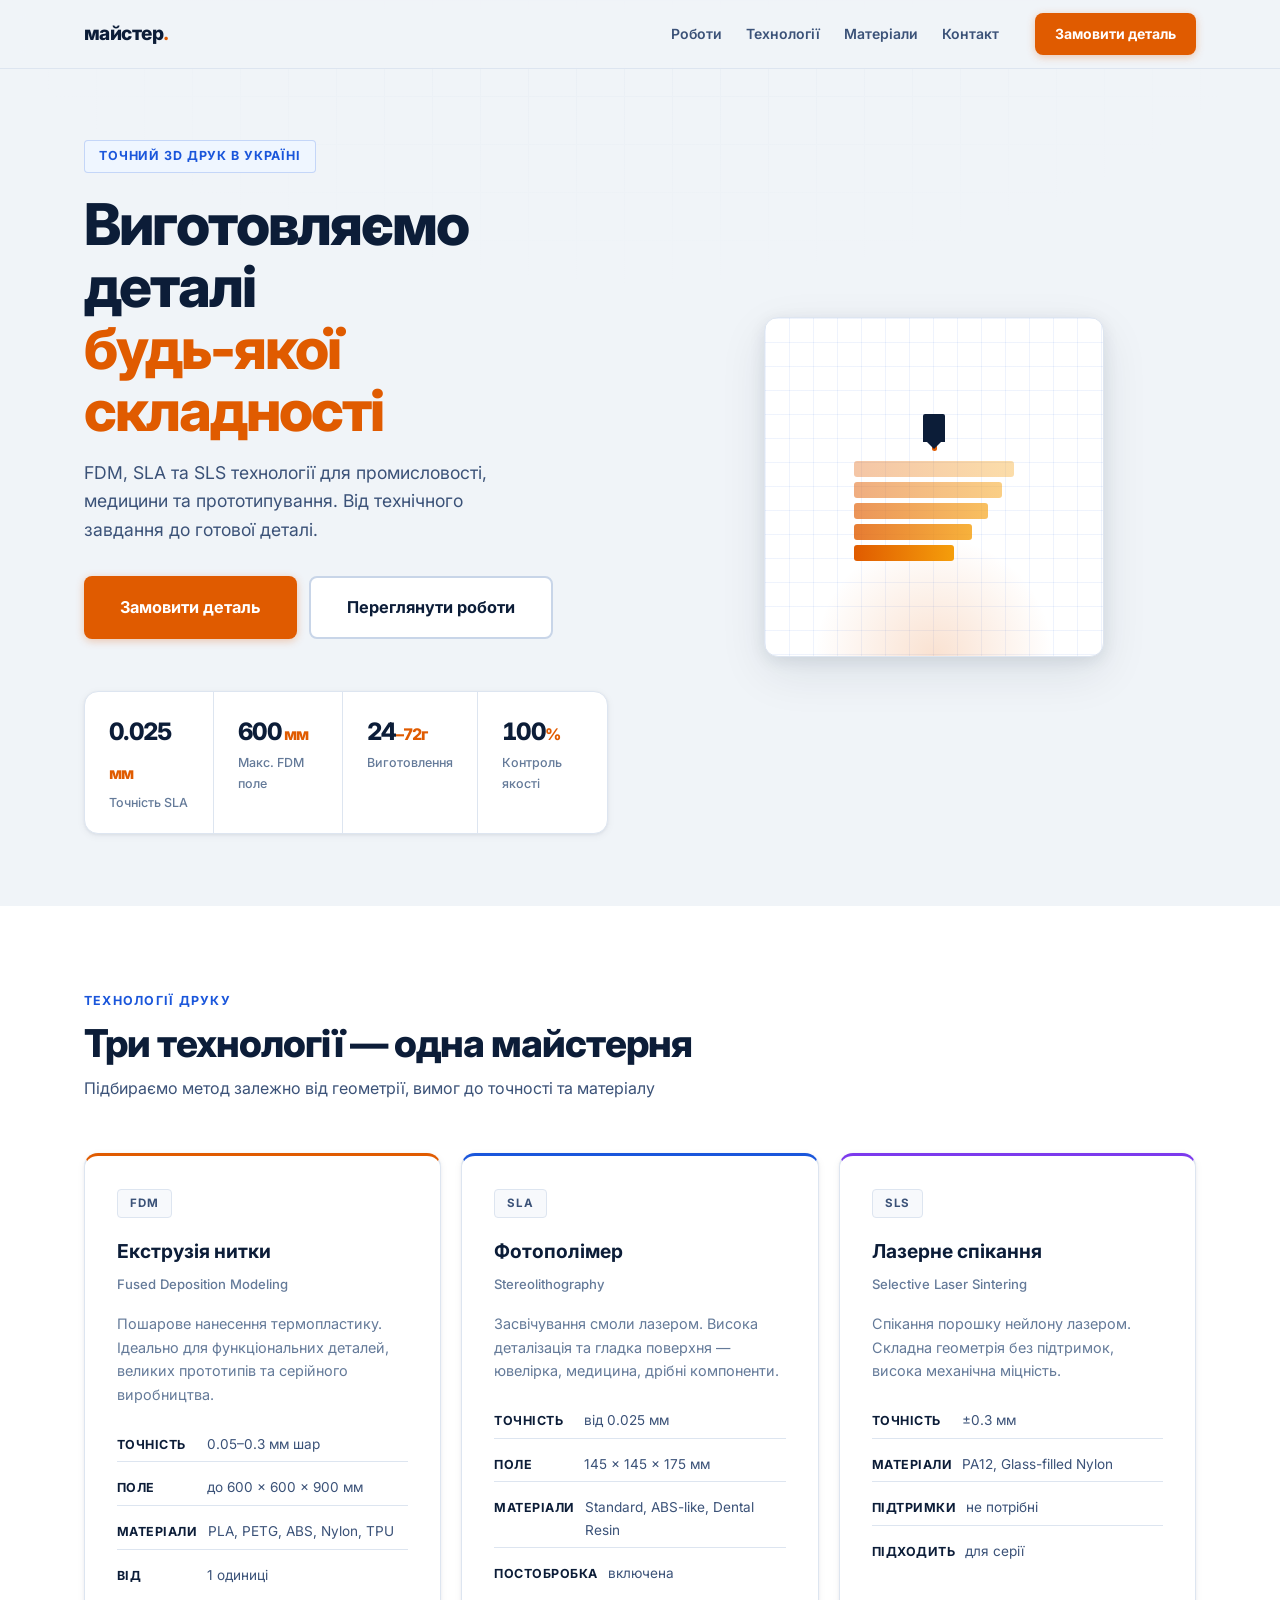
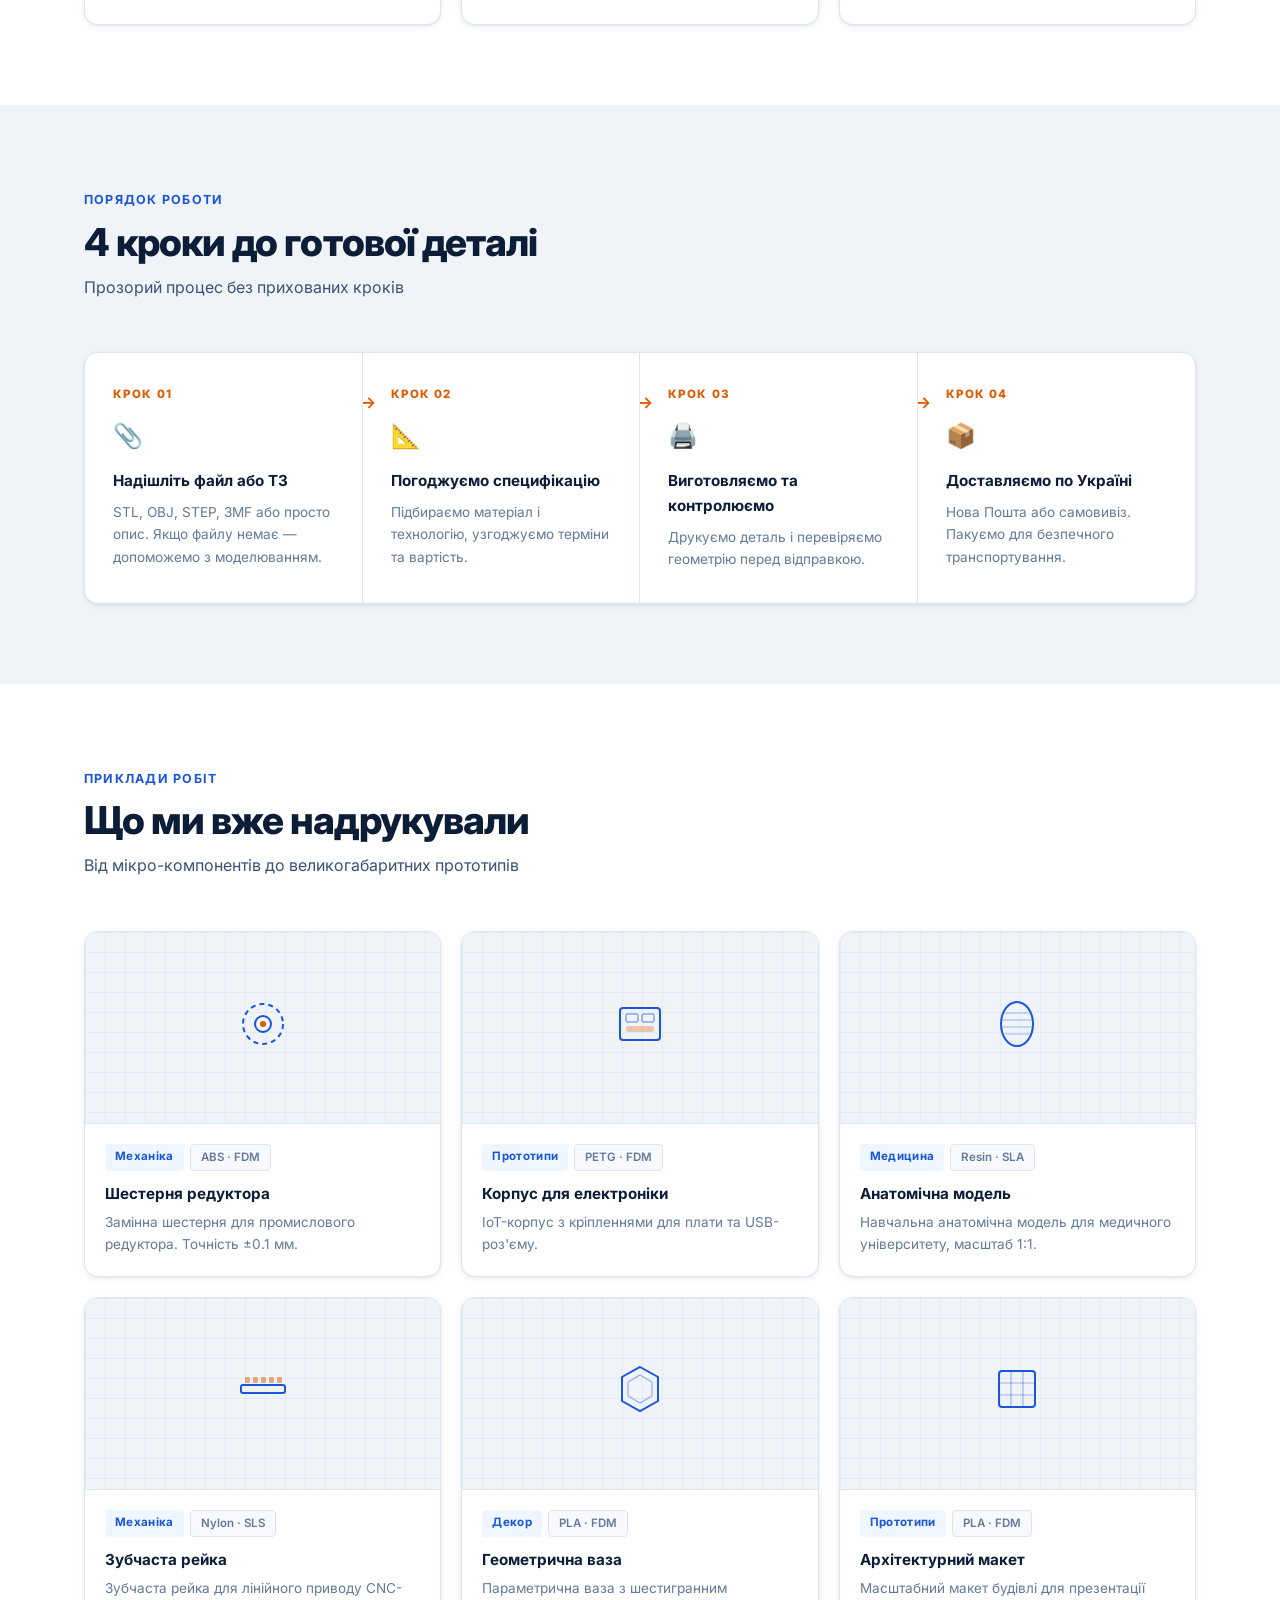
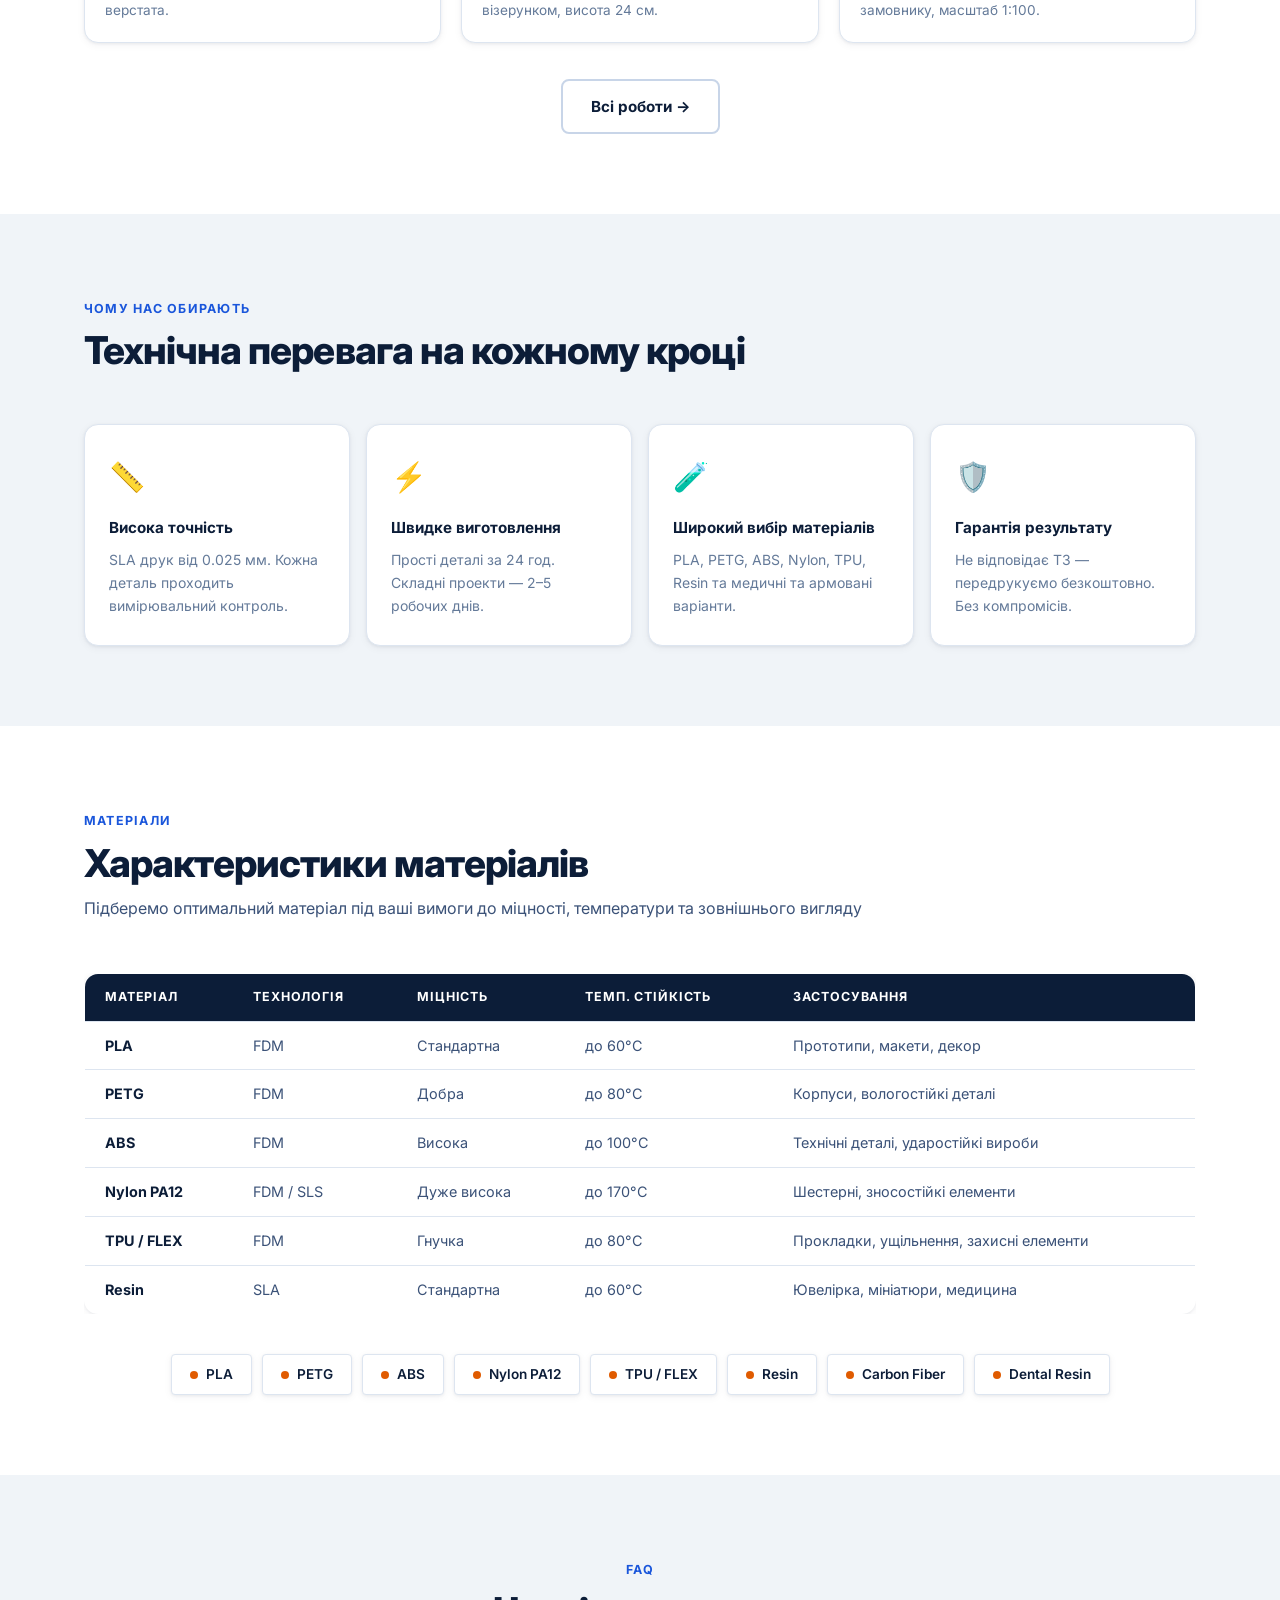
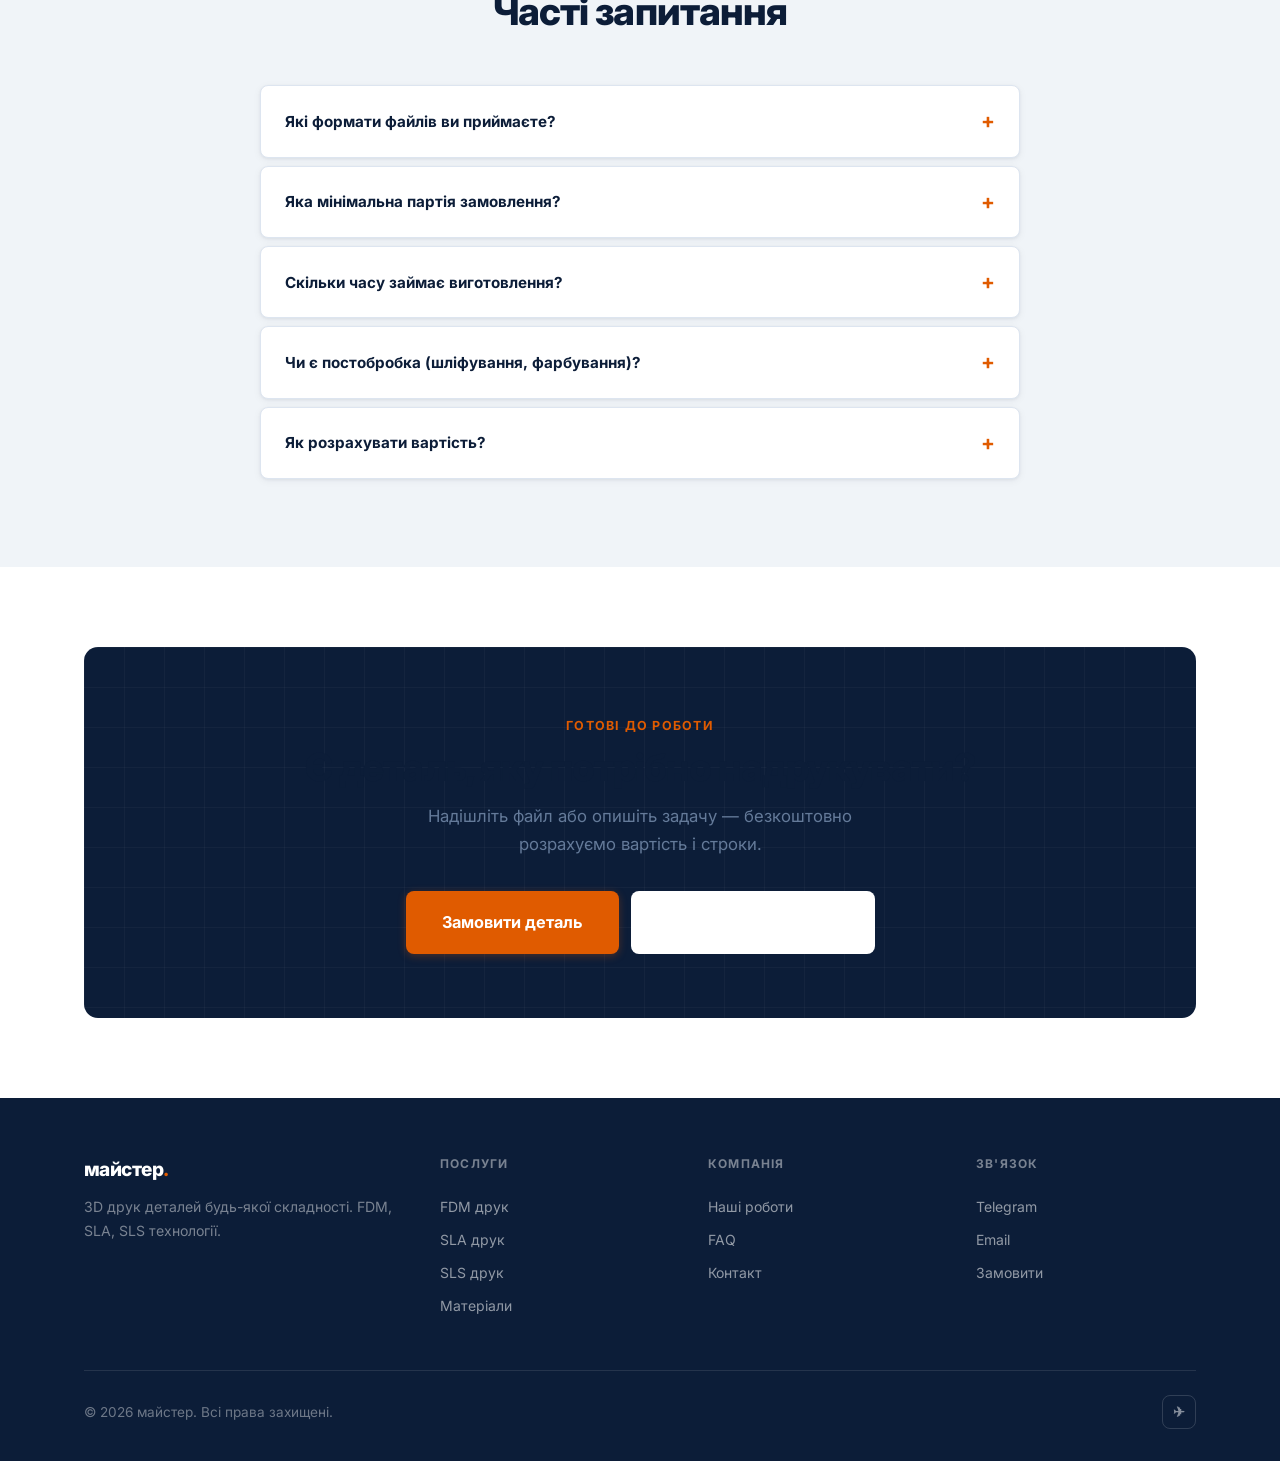
<file: index.html>
<!DOCTYPE html>
<html lang="uk">
<head>
  <meta charset="UTF-8" />
  <meta name="viewport" content="width=device-width, initial-scale=1.0" />
  <title>майстер. — 3D друк деталей будь-якої складності</title>
  <meta name="description" content="Виготовляємо 3D деталі на замовлення: FDM, SLA, SLS друк. Точність до 0.025 мм. Доставка по Україні. Прототипи, механічні деталі, декор." />
  <link rel="preconnect" href="https://fonts.googleapis.com" />
  <link rel="preconnect" href="https://fonts.gstatic.com" crossorigin />
  <link href="https://fonts.googleapis.com/css2?family=Inter:wght@400;500;600;700;800&display=swap" rel="stylesheet" />
  <link rel="icon" href="assets/favicon.svg" type="image/svg+xml" />
  <link rel="stylesheet" href="css/style.css" />

  <!-- ═══ Google Analytics 4 + Google Ads ═══
       1. Замінити G-XXXXXXXXXX → свій GA4 Measurement ID
       2. Замінити AW-XXXXXXXXXX → свій Google Ads Conversion ID  -->
  <script async src="https://www.googletagmanager.com/gtag/js?id=G-XXXXXXXXXX"></script>
  <script>
    window.dataLayer = window.dataLayer || [];
    function gtag(){dataLayer.push(arguments);}
    gtag('js', new Date());
    gtag('config', 'G-XXXXXXXXXX');   /* GA4 */
    gtag('config', 'AW-XXXXXXXXXX'); /* Google Ads */
  </script>
</head>
<body>

<!-- NAV -->
<header class="nav" id="nav">
  <div class="container nav__inner">
    <a href="index.html" class="nav__logo">майстер<span>.</span></a>
    <nav class="nav__links">
      <a href="works.html" data-nav="works">Роботи</a>
      <a href="index.html#technologies">Технології</a>
      <a href="index.html#materials">Матеріали</a>
      <a href="contact.html" data-nav="contact">Контакт</a>
    </nav>
    <div class="nav__actions">
      <a href="contact.html" class="btn btn--primary btn--sm">Замовити деталь</a>
    </div>
    <button class="nav__burger" id="burger" aria-label="Меню"><span></span><span></span><span></span></button>
  </div>
  <div class="nav__mobile" id="mobileMenu">
    <a href="works.html">Роботи</a>
    <a href="index.html#technologies">Технології</a>
    <a href="index.html#materials">Матеріали</a>
    <a href="contact.html">Контакт</a>
    <a href="contact.html" class="btn btn--primary">Замовити деталь</a>
  </div>
</header>

<!-- HERO -->
<section class="hero">
  <div class="container hero__inner">
    <div>
      <div class="hero__tag">Точний 3D друк в Україні</div>
      <h1>Виготовляємо деталі<br><em>будь-якої складності</em></h1>
      <p class="hero__sub">FDM, SLA та SLS технології для промисловості, медицини та прототипування. Від технічного завдання до готової деталі.</p>
      <div class="hero__ctas">
        <a href="contact.html" class="btn btn--primary btn--lg">Замовити деталь</a>
        <a href="works.html" class="btn btn--outline btn--lg">Переглянути роботи</a>
      </div>
      <div class="hero__stats reveal">
        <div class="hero__stat">
          <div class="hero__stat-val">0.025<span> мм</span></div>
          <div class="hero__stat-lab">Точність SLA</div>
        </div>
        <div class="hero__stat">
          <div class="hero__stat-val">600<span> мм</span></div>
          <div class="hero__stat-lab">Макс. FDM поле</div>
        </div>
        <div class="hero__stat">
          <div class="hero__stat-val">24<span>–72г</span></div>
          <div class="hero__stat-lab">Виготовлення</div>
        </div>
        <div class="hero__stat">
          <div class="hero__stat-val">100<span>%</span></div>
          <div class="hero__stat-lab">Контроль якості</div>
        </div>
      </div>
    </div>

    <div class="hero__visual">
      <div class="hero__box">
        <div class="hero__box-glow"></div>
        <div class="hero__print-anim">
          <div class="hero__nozzle"></div>
          <div class="hero__drop"></div>
          <div class="hero__layers" style="margin-top:10px">
            <div class="hero__layer" style="width:160px;opacity:.35"></div>
            <div class="hero__layer" style="width:148px;opacity:.5"></div>
            <div class="hero__layer" style="width:134px;opacity:.65"></div>
            <div class="hero__layer" style="width:118px;opacity:.8"></div>
            <div class="hero__layer" style="width:100px;opacity:1"></div>
          </div>
        </div>
      </div>
    </div>
  </div>
</section>

<!-- TECHNOLOGIES -->
<section class="section section--bg" id="technologies">
  <div class="container">
    <div class="section__header reveal">
      <div class="section__tag">Технології друку</div>
      <h2>Три технології — одна майстерня</h2>
      <p>Підбираємо метод залежно від геометрії, вимог до точності та матеріалу</p>
    </div>
    <div class="tech-cards">
      <div class="tech-card reveal">
        <div class="tech-card__badge">FDM</div>
        <h3>Екструзія нитки</h3>
        <div class="tech-card__sub">Fused Deposition Modeling</div>
        <p>Пошарове нанесення термопластику. Ідеально для функціональних деталей, великих прототипів та серійного виробництва.</p>
        <ul class="tech-card__specs">
          <li><strong>Точність</strong> 0.05–0.3 мм шар</li>
          <li><strong>Поле</strong> до 600 × 600 × 900 мм</li>
          <li><strong>Матеріали</strong> PLA, PETG, ABS, Nylon, TPU</li>
          <li><strong>Від</strong> 1 одиниці</li>
        </ul>
      </div>
      <div class="tech-card reveal" style="transition-delay:.1s">
        <div class="tech-card__badge">SLA</div>
        <h3>Фотополімер</h3>
        <div class="tech-card__sub">Stereolithography</div>
        <p>Засвічування смоли лазером. Висока деталізація та гладка поверхня — ювелірка, медицина, дрібні компоненти.</p>
        <ul class="tech-card__specs">
          <li><strong>Точність</strong> від 0.025 мм</li>
          <li><strong>Поле</strong> 145 × 145 × 175 мм</li>
          <li><strong>Матеріали</strong> Standard, ABS-like, Dental Resin</li>
          <li><strong>Постобробка</strong> включена</li>
        </ul>
      </div>
      <div class="tech-card reveal" style="transition-delay:.2s">
        <div class="tech-card__badge">SLS</div>
        <h3>Лазерне спікання</h3>
        <div class="tech-card__sub">Selective Laser Sintering</div>
        <p>Спікання порошку нейлону лазером. Складна геометрія без підтримок, висока механічна міцність.</p>
        <ul class="tech-card__specs">
          <li><strong>Точність</strong> ±0.3 мм</li>
          <li><strong>Матеріали</strong> PA12, Glass-filled Nylon</li>
          <li><strong>Підтримки</strong> не потрібні</li>
          <li><strong>Підходить</strong> для серії</li>
        </ul>
      </div>
    </div>
  </div>
</section>

<!-- PROCESS -->
<section class="section">
  <div class="container">
    <div class="section__header reveal">
      <div class="section__tag">Порядок роботи</div>
      <h2>4 кроки до готової деталі</h2>
      <p>Прозорий процес без прихованих кроків</p>
    </div>
    <div class="process reveal">
      <div class="process-step">
        <div class="process-step__num">Крок 01</div>
        <div class="process-step__icon">📎</div>
        <h3>Надішліть файл або ТЗ</h3>
        <p>STL, OBJ, STEP, 3MF або просто опис. Якщо файлу немає — допоможемо з моделюванням.</p>
      </div>
      <div class="process-step">
        <div class="process-step__num">Крок 02</div>
        <div class="process-step__icon">📐</div>
        <h3>Погоджуємо специфікацію</h3>
        <p>Підбираємо матеріал і технологію, узгоджуємо терміни та вартість.</p>
      </div>
      <div class="process-step">
        <div class="process-step__num">Крок 03</div>
        <div class="process-step__icon">🖨️</div>
        <h3>Виготовляємо та контролюємо</h3>
        <p>Друкуємо деталь і перевіряємо геометрію перед відправкою.</p>
      </div>
      <div class="process-step">
        <div class="process-step__num">Крок 04</div>
        <div class="process-step__icon">📦</div>
        <h3>Доставляємо по Україні</h3>
        <p>Нова Пошта або самовивіз. Пакуємо для безпечного транспортування.</p>
      </div>
    </div>
  </div>
</section>

<!-- WORKS PREVIEW -->
<section class="section section--bg">
  <div class="container">
    <div class="section__header reveal">
      <div class="section__tag">Приклади робіт</div>
      <h2>Що ми вже надрукували</h2>
      <p>Від мікро-компонентів до великогабаритних прототипів</p>
    </div>
    <div class="works-grid">
      <div class="work-card reveal" data-cat="mechanics">
        <div class="work-card__img">
          <div class="work-card__img-placeholder">
            <svg width="64" height="64" viewBox="0 0 64 64" fill="none">
              <circle cx="32" cy="32" r="20" stroke="#1a56db" stroke-width="2" fill="none" stroke-dasharray="5 4"/>
              <circle cx="32" cy="32" r="8" stroke="#1a56db" stroke-width="2" fill="none"/>
              <circle cx="32" cy="32" r="3" fill="#e05b00"/>
            </svg>
          </div>
        </div>
        <div class="work-card__info">
          <div class="work-card__tags">
            <span class="work-card__tag">Механіка</span>
            <span class="work-card__mat">ABS · FDM</span>
          </div>
          <h3>Шестерня редуктора</h3>
          <p>Замінна шестерня для промислового редуктора. Точність ±0.1 мм.</p>
        </div>
      </div>

      <div class="work-card reveal" style="transition-delay:.07s" data-cat="prototypes">
        <div class="work-card__img">
          <div class="work-card__img-placeholder">
            <svg width="64" height="64" viewBox="0 0 64 64" fill="none">
              <rect x="12" y="16" width="40" height="32" rx="3" stroke="#1a56db" stroke-width="2" fill="none"/>
              <rect x="18" y="22" width="12" height="8" rx="2" stroke="#1a56db" stroke-width="1.5" fill="none" opacity=".5"/>
              <rect x="34" y="22" width="12" height="8" rx="2" stroke="#1a56db" stroke-width="1.5" fill="none" opacity=".5"/>
              <rect x="18" y="34" width="28" height="6" rx="2" fill="#e05b00" opacity=".3"/>
            </svg>
          </div>
        </div>
        <div class="work-card__info">
          <div class="work-card__tags">
            <span class="work-card__tag">Прототипи</span>
            <span class="work-card__mat">PETG · FDM</span>
          </div>
          <h3>Корпус для електроніки</h3>
          <p>IoT-корпус з кріпленнями для плати та USB-роз'єму.</p>
        </div>
      </div>

      <div class="work-card reveal" style="transition-delay:.14s" data-cat="medical">
        <div class="work-card__img">
          <div class="work-card__img-placeholder">
            <svg width="64" height="64" viewBox="0 0 64 64" fill="none">
              <ellipse cx="32" cy="32" rx="16" ry="22" stroke="#1a56db" stroke-width="2" fill="none"/>
              <line x1="20" y1="21" x2="44" y2="21" stroke="#1a56db" stroke-width="1.2" opacity=".4"/>
              <line x1="16" y1="28" x2="48" y2="28" stroke="#1a56db" stroke-width="1.2" opacity=".4"/>
              <line x1="16" y1="35" x2="48" y2="35" stroke="#1a56db" stroke-width="1.2" opacity=".4"/>
              <line x1="20" y1="42" x2="44" y2="42" stroke="#1a56db" stroke-width="1.2" opacity=".4"/>
            </svg>
          </div>
        </div>
        <div class="work-card__info">
          <div class="work-card__tags">
            <span class="work-card__tag">Медицина</span>
            <span class="work-card__mat">Resin · SLA</span>
          </div>
          <h3>Анатомічна модель</h3>
          <p>Навчальна анатомічна модель для медичного університету, масштаб 1:1.</p>
        </div>
      </div>

      <div class="work-card reveal" data-cat="mechanics">
        <div class="work-card__img">
          <div class="work-card__img-placeholder">
            <svg width="64" height="64" viewBox="0 0 64 64" fill="none">
              <rect x="10" y="28" width="44" height="8" rx="2" stroke="#1a56db" stroke-width="2" fill="none"/>
              <rect x="14" y="20" width="5" height="6" rx="1" fill="#e05b00" opacity=".5"/>
              <rect x="22" y="20" width="5" height="6" rx="1" fill="#e05b00" opacity=".5"/>
              <rect x="30" y="20" width="5" height="6" rx="1" fill="#e05b00" opacity=".5"/>
              <rect x="38" y="20" width="5" height="6" rx="1" fill="#e05b00" opacity=".5"/>
              <rect x="46" y="20" width="5" height="6" rx="1" fill="#e05b00" opacity=".5"/>
            </svg>
          </div>
        </div>
        <div class="work-card__info">
          <div class="work-card__tags">
            <span class="work-card__tag">Механіка</span>
            <span class="work-card__mat">Nylon · SLS</span>
          </div>
          <h3>Зубчаста рейка</h3>
          <p>Зубчаста рейка для лінійного приводу CNC-верстата.</p>
        </div>
      </div>

      <div class="work-card reveal" style="transition-delay:.07s" data-cat="decor">
        <div class="work-card__img">
          <div class="work-card__img-placeholder">
            <svg width="64" height="64" viewBox="0 0 64 64" fill="none">
              <polygon points="32,10 50,20 50,44 32,54 14,44 14,20" stroke="#1a56db" stroke-width="2" fill="none"/>
              <polygon points="32,18 44,25 44,39 32,46 20,39 20,25" stroke="#1a56db" stroke-width="1.2" fill="none" opacity=".45"/>
            </svg>
          </div>
        </div>
        <div class="work-card__info">
          <div class="work-card__tags">
            <span class="work-card__tag">Декор</span>
            <span class="work-card__mat">PLA · FDM</span>
          </div>
          <h3>Геометрична ваза</h3>
          <p>Параметрична ваза з шестигранним візерунком, висота 24 см.</p>
        </div>
      </div>

      <div class="work-card reveal" style="transition-delay:.14s" data-cat="prototypes">
        <div class="work-card__img">
          <div class="work-card__img-placeholder">
            <svg width="64" height="64" viewBox="0 0 64 64" fill="none">
              <rect x="14" y="14" width="36" height="36" rx="3" stroke="#1a56db" stroke-width="2" fill="none"/>
              <line x1="14" y1="26" x2="50" y2="26" stroke="#1a56db" stroke-width="1.2" opacity=".4"/>
              <line x1="14" y1="38" x2="50" y2="38" stroke="#1a56db" stroke-width="1.2" opacity=".4"/>
              <line x1="26" y1="14" x2="26" y2="50" stroke="#1a56db" stroke-width="1.2" opacity=".4"/>
              <line x1="38" y1="14" x2="38" y2="50" stroke="#1a56db" stroke-width="1.2" opacity=".4"/>
            </svg>
          </div>
        </div>
        <div class="work-card__info">
          <div class="work-card__tags">
            <span class="work-card__tag">Прототипи</span>
            <span class="work-card__mat">PLA · FDM</span>
          </div>
          <h3>Архітектурний макет</h3>
          <p>Масштабний макет будівлі для презентації замовнику, масштаб 1:100.</p>
        </div>
      </div>
    </div>
    <div style="text-align:center;margin-top:36px">
      <a href="works.html" class="btn btn--outline">Всі роботи →</a>
    </div>
  </div>
</section>

<!-- ADVANTAGES -->
<section class="section">
  <div class="container">
    <div class="section__header reveal">
      <div class="section__tag">Чому нас обирають</div>
      <h2>Технічна перевага на кожному кроці</h2>
    </div>
    <div class="advantages">
      <div class="advantage-card reveal">
        <div class="advantage-card__ico">📏</div>
        <h3>Висока точність</h3>
        <p>SLA друк від 0.025 мм. Кожна деталь проходить вимірювальний контроль.</p>
      </div>
      <div class="advantage-card reveal" style="transition-delay:.07s">
        <div class="advantage-card__ico">⚡</div>
        <h3>Швидке виготовлення</h3>
        <p>Прості деталі за 24 год. Складні проекти — 2–5 робочих днів.</p>
      </div>
      <div class="advantage-card reveal" style="transition-delay:.14s">
        <div class="advantage-card__ico">🧪</div>
        <h3>Широкий вибір матеріалів</h3>
        <p>PLA, PETG, ABS, Nylon, TPU, Resin та медичні та армовані варіанти.</p>
      </div>
      <div class="advantage-card reveal" style="transition-delay:.21s">
        <div class="advantage-card__ico">🛡️</div>
        <h3>Гарантія результату</h3>
        <p>Не відповідає ТЗ — передрукуємо безкоштовно. Без компромісів.</p>
      </div>
    </div>
  </div>
</section>

<!-- SPEC TABLE -->
<section class="section section--bg" id="materials">
  <div class="container">
    <div class="section__header reveal">
      <div class="section__tag">Матеріали</div>
      <h2>Характеристики матеріалів</h2>
      <p>Підберемо оптимальний матеріал під ваші вимоги до міцності, температури та зовнішнього вигляду</p>
    </div>
    <div class="reveal" style="overflow-x:auto">
      <table class="spec-table">
        <thead>
          <tr>
            <th>Матеріал</th>
            <th>Технологія</th>
            <th>Міцність</th>
            <th>Темп. стійкість</th>
            <th>Застосування</th>
          </tr>
        </thead>
        <tbody>
          <tr>
            <td>PLA</td>
            <td>FDM</td>
            <td>Стандартна</td>
            <td>до 60°C</td>
            <td>Прототипи, макети, декор</td>
          </tr>
          <tr>
            <td>PETG</td>
            <td>FDM</td>
            <td>Добра</td>
            <td>до 80°C</td>
            <td>Корпуси, вологостійкі деталі</td>
          </tr>
          <tr>
            <td>ABS</td>
            <td>FDM</td>
            <td>Висока</td>
            <td>до 100°C</td>
            <td>Технічні деталі, ударостійкі вироби</td>
          </tr>
          <tr>
            <td>Nylon PA12</td>
            <td>FDM / SLS</td>
            <td>Дуже висока</td>
            <td>до 170°C</td>
            <td>Шестерні, зносостійкі елементи</td>
          </tr>
          <tr>
            <td>TPU / FLEX</td>
            <td>FDM</td>
            <td>Гнучка</td>
            <td>до 80°C</td>
            <td>Прокладки, ущільнення, захисні елементи</td>
          </tr>
          <tr>
            <td>Resin</td>
            <td>SLA</td>
            <td>Стандартна</td>
            <td>до 60°C</td>
            <td>Ювелірка, мініатюри, медицина</td>
          </tr>
        </tbody>
      </table>
    </div>
    <div class="materials-strip reveal">
      <div class="mat-chip"><span class="mat-chip__dot"></span>PLA</div>
      <div class="mat-chip"><span class="mat-chip__dot"></span>PETG</div>
      <div class="mat-chip"><span class="mat-chip__dot"></span>ABS</div>
      <div class="mat-chip"><span class="mat-chip__dot"></span>Nylon PA12</div>
      <div class="mat-chip"><span class="mat-chip__dot"></span>TPU / FLEX</div>
      <div class="mat-chip"><span class="mat-chip__dot"></span>Resin</div>
      <div class="mat-chip"><span class="mat-chip__dot"></span>Carbon Fiber</div>
      <div class="mat-chip"><span class="mat-chip__dot"></span>Dental Resin</div>
    </div>
  </div>
</section>

<!-- FAQ -->
<section class="section" id="faq">
  <div class="container">
    <div class="section__header center reveal">
      <div class="section__tag">FAQ</div>
      <h2>Часті запитання</h2>
    </div>
    <div class="faq reveal">
      <div class="faq__item">
        <button class="faq__q"><span>Які формати файлів ви приймаєте?</span><span class="faq__icon">+</span></button>
        <div class="faq__a"><div class="faq__a-inner">Приймаємо STL, OBJ, STEP/STP, 3MF, IGES. Якщо файлу немає — надішліть фото, ескіз або опишіть деталь. Наші інженери нададуть консультацію і за потреби допоможуть із 3D-моделюванням.</div></div>
      </div>
      <div class="faq__item">
        <button class="faq__q"><span>Яка мінімальна партія замовлення?</span><span class="faq__icon">+</span></button>
        <div class="faq__a"><div class="faq__a-inner">Від 1 одиниці. Беремося за одиничні вироби і серійне виготовлення. При збільшенні партії — нижча собівартість одиниці.</div></div>
      </div>
      <div class="faq__item">
        <button class="faq__q"><span>Скільки часу займає виготовлення?</span><span class="faq__icon">+</span></button>
        <div class="faq__a"><div class="faq__a-inner">FDM/SLA прості деталі — 24–48 год. Складні проекти або великі партії — 3–7 робочих днів. Точний термін повідомляємо після аналізу файлу.</div></div>
      </div>
      <div class="faq__item">
        <button class="faq__q"><span>Чи є постобробка (шліфування, фарбування)?</span><span class="faq__icon">+</span></button>
        <div class="faq__a"><div class="faq__a-inner">Так. Виконуємо шліфування, ґрунтування та фарбування. Також доступне просочення смолою для підвищення міцності і водостійкості FDM деталей. Уточніть при замовленні.</div></div>
      </div>
      <div class="faq__item">
        <button class="faq__q"><span>Як розрахувати вартість?</span><span class="faq__icon">+</span></button>
        <div class="faq__a"><div class="faq__a-inner">Надішліть файл або опис у <a href="contact.html" style="color:var(--blue)">формі замовлення</a> або в Telegram. Безкоштовно розрахуємо вартість і строки протягом 2–4 год у робочий день.</div></div>
      </div>
    </div>
  </div>
</section>

<!-- CTA -->
<section class="section section--bg">
  <div class="container">
    <div class="cta-banner reveal">
      <div class="section__tag" style="color:var(--accent)">Готові до роботи</div>
      <h2>Є деталь, яку потрібно надрукувати?</h2>
      <p>Надішліть файл або опишіть задачу — безкоштовно розрахуємо вартість і строки.</p>
      <div class="ctas">
        <a href="contact.html" class="btn btn--primary btn--lg">Замовити деталь</a>
        <a href="works.html" class="btn btn--outline btn--lg" style="border-color:rgba(255,255,255,.25);color:#fff">Переглянути роботи</a>
      </div>
    </div>
  </div>
</section>

<!-- FOOTER -->
<footer class="footer">
  <div class="container">
    <div class="footer__grid">
      <div class="footer__brand">
        <a href="index.html" class="nav__logo">майстер<span>.</span></a>
        <p>3D друк деталей будь-якої складності. FDM, SLA, SLS технології.</p>
      </div>
      <div class="footer__col">
        <h4>Послуги</h4>
        <a href="index.html#technologies">FDM друк</a>
        <a href="index.html#technologies">SLA друк</a>
        <a href="index.html#technologies">SLS друк</a>
        <a href="index.html#materials">Матеріали</a>
      </div>
      <div class="footer__col">
        <h4>Компанія</h4>
        <a href="works.html">Наші роботи</a>
        <a href="index.html#faq">FAQ</a>
        <a href="contact.html">Контакт</a>
      </div>
      <div class="footer__col">
        <h4>Зв'язок</h4>
        <a href="https://t.me/your_telegram" target="_blank">Telegram</a>
        <a href="mailto:info@example.ua">Email</a>
        <a href="contact.html">Замовити</a>
      </div>
    </div>
    <div class="footer__bottom">
      <p>© 2026 майстер. Всі права захищені.</p>
      <div class="footer__socials">
        <a href="https://t.me/your_telegram" target="_blank" title="Telegram">✈</a>
      </div>
    </div>
  </div>
</footer>

<script src="js/main.js"></script>
</body>
</html>
</file>
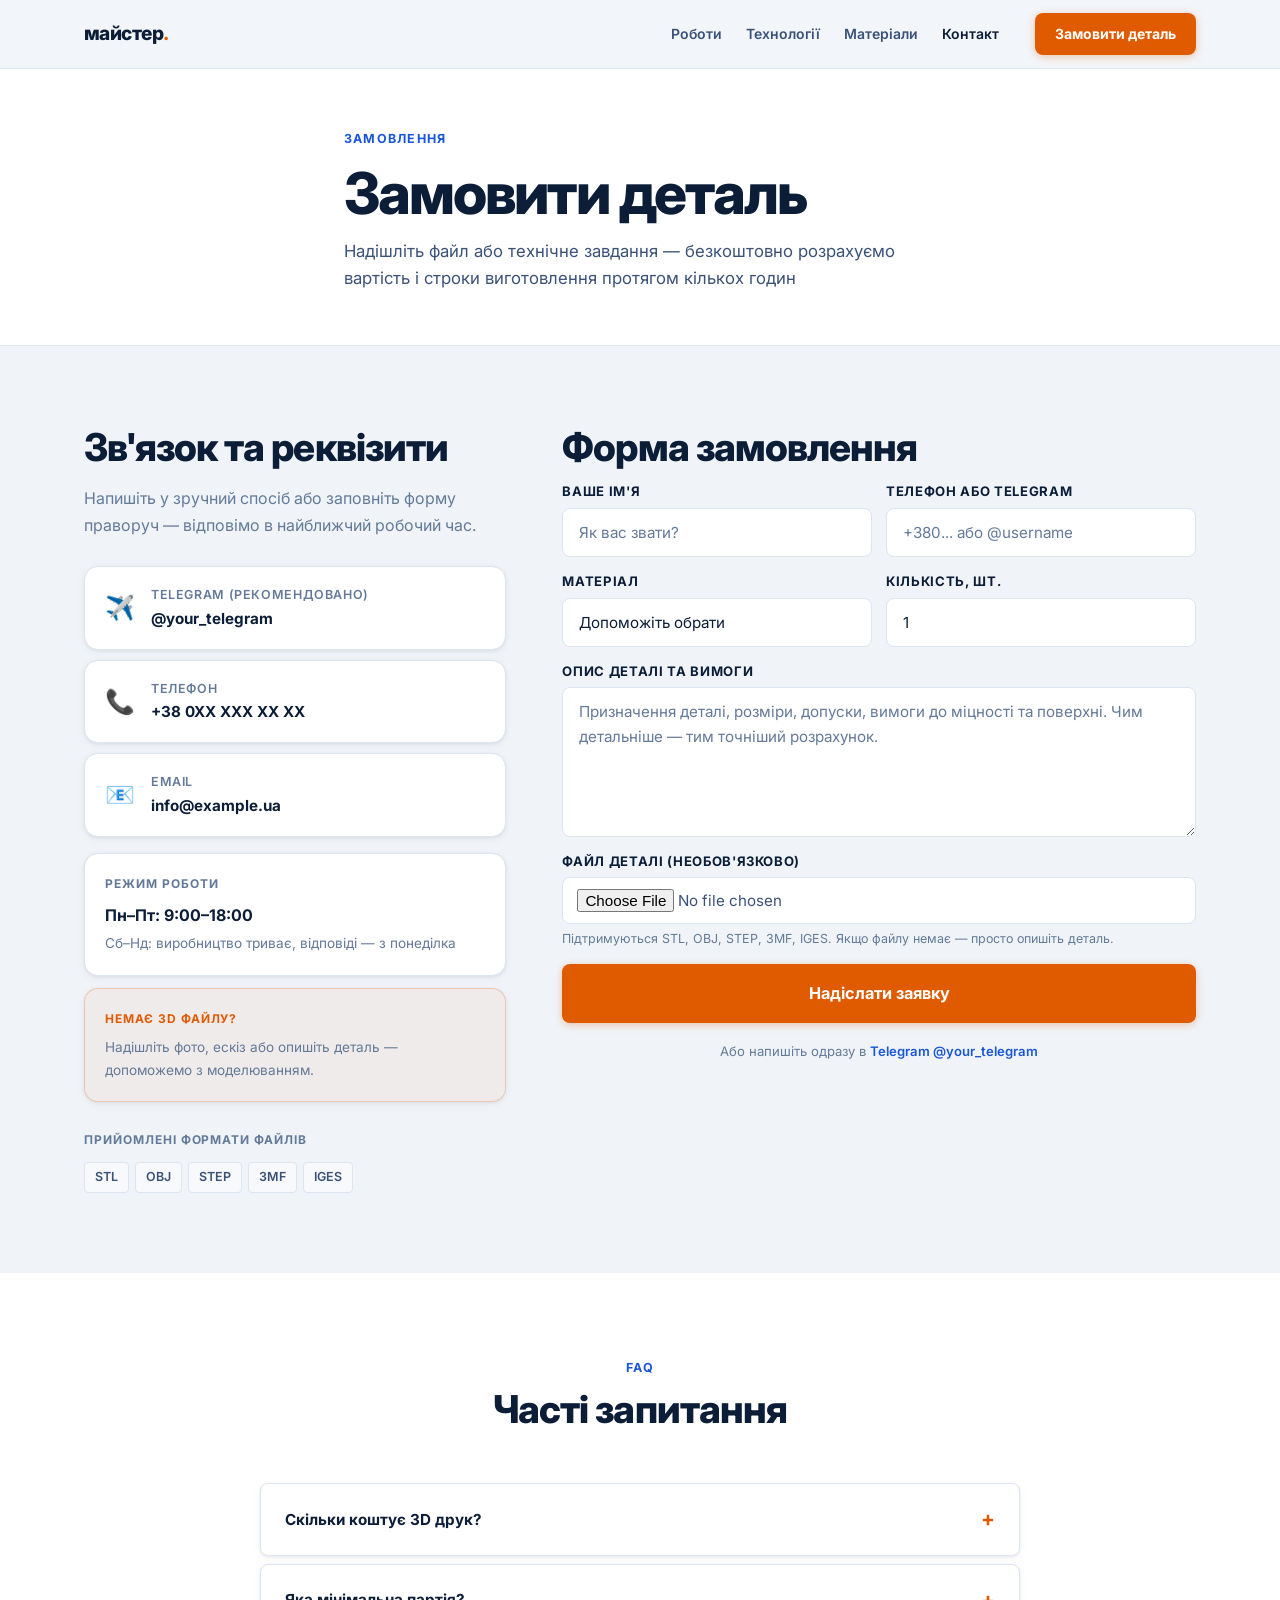
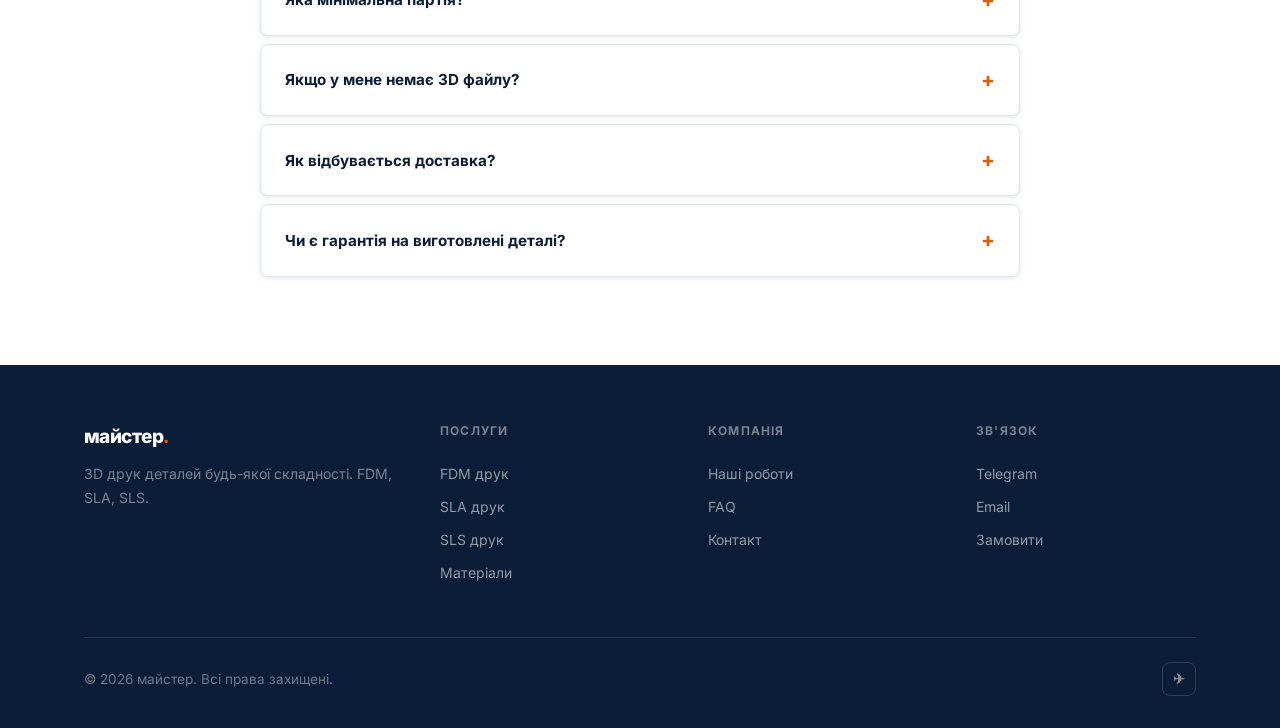
<file: contact.html>
<!DOCTYPE html>
<html lang="uk">
<head>
  <meta charset="UTF-8" />
  <meta name="viewport" content="width=device-width, initial-scale=1.0" />
  <title>Замовити деталь — майстер.</title>
  <meta name="description" content="Замовити 3D друк деталей. Надішліть STL або опис — безкоштовно розрахуємо вартість і строки виготовлення." />
  <link rel="preconnect" href="https://fonts.googleapis.com" />
  <link rel="preconnect" href="https://fonts.gstatic.com" crossorigin />
  <link href="https://fonts.googleapis.com/css2?family=Inter:wght@400;500;600;700;800&display=swap" rel="stylesheet" />
  <link rel="icon" href="assets/favicon.svg" type="image/svg+xml" />
  <link rel="stylesheet" href="css/style.css" />
  <script async src="https://www.googletagmanager.com/gtag/js?id=G-XXXXXXXXXX"></script>
  <script>
    window.dataLayer = window.dataLayer || [];
    function gtag(){dataLayer.push(arguments);}
    gtag('js', new Date());
    gtag('config', 'G-XXXXXXXXXX');
    gtag('config', 'AW-XXXXXXXXXX');
  </script>
</head>
<body>

<!-- NAV -->
<header class="nav" id="nav">
  <div class="container nav__inner">
    <a href="index.html" class="nav__logo">майстер<span>.</span></a>
    <nav class="nav__links">
      <a href="works.html" data-nav="works">Роботи</a>
      <a href="index.html#technologies">Технології</a>
      <a href="index.html#materials">Матеріали</a>
      <a href="contact.html" data-nav="contact">Контакт</a>
    </nav>
    <div class="nav__actions">
      <a href="contact.html" class="btn btn--primary btn--sm">Замовити деталь</a>
    </div>
    <button class="nav__burger" id="burger" aria-label="Меню"><span></span><span></span><span></span></button>
  </div>
  <div class="nav__mobile" id="mobileMenu">
    <a href="works.html">Роботи</a>
    <a href="index.html#technologies">Технології</a>
    <a href="index.html#materials">Матеріали</a>
    <a href="contact.html">Контакт</a>
    <a href="contact.html" class="btn btn--primary">Замовити деталь</a>
  </div>
</header>

<!-- PAGE HERO -->
<section class="page-hero">
  <div class="container page-hero__inner">
    <div class="page-hero__tag">Замовлення</div>
    <h1>Замовити деталь</h1>
    <p>Надішліть файл або технічне завдання — безкоштовно розрахуємо вартість і строки виготовлення протягом кількох годин</p>
  </div>
</section>

<!-- CONTACT SPLIT -->
<section class="section">
  <div class="container">
    <div class="contact-split">

      <!-- INFO -->
      <div>
        <h2>Зв'язок та реквізити</h2>
        <p class="mt-16">Напишіть у зручний спосіб або заповніть форму праворуч — відповімо в найближчий робочий час.</p>

        <div class="contact-links">
          <a href="https://t.me/your_telegram" target="_blank" class="contact-link">
            <span class="contact-link__ico">✈️</span>
            <div>
              <div class="contact-link__label">Telegram (рекомендовано)</div>
              <div class="contact-link__val">@your_telegram</div>
            </div>
          </a>
          <a href="tel:+380XXXXXXXXX" class="contact-link">
            <span class="contact-link__ico">📞</span>
            <div>
              <div class="contact-link__label">Телефон</div>
              <div class="contact-link__val">+38 0XX XXX XX XX</div>
            </div>
          </a>
          <a href="mailto:info@example.ua" class="contact-link">
            <span class="contact-link__ico">📧</span>
            <div>
              <div class="contact-link__label">Email</div>
              <div class="contact-link__val">info@example.ua</div>
            </div>
          </a>
        </div>

        <div class="info-box" style="margin-top:16px">
          <div class="info-box__label">Режим роботи</div>
          <div class="info-box__val">Пн–Пт: 9:00–18:00</div>
          <div class="info-box__sub">Сб–Нд: виробництво триває, відповіді — з понеділка</div>
        </div>

        <div class="info-box info-box--accent" style="margin-top:12px">
          <div class="info-box__label">Немає 3D файлу?</div>
          <div class="info-box__sub">Надішліть фото, ескіз або опишіть деталь — допоможемо з моделюванням.</div>
        </div>

        <div style="margin-top:28px">
          <div style="font-size:.75rem;font-weight:700;text-transform:uppercase;letter-spacing:.08em;color:var(--text-muted);margin-bottom:12px">Прийомлені формати файлів</div>
          <div style="display:flex;flex-wrap:wrap;gap:6px">
            <span style="padding:4px 10px;border-radius:4px;border:1px solid var(--border);font-size:.78rem;font-weight:600;background:var(--surface-2);color:var(--text-2)">STL</span>
            <span style="padding:4px 10px;border-radius:4px;border:1px solid var(--border);font-size:.78rem;font-weight:600;background:var(--surface-2);color:var(--text-2)">OBJ</span>
            <span style="padding:4px 10px;border-radius:4px;border:1px solid var(--border);font-size:.78rem;font-weight:600;background:var(--surface-2);color:var(--text-2)">STEP</span>
            <span style="padding:4px 10px;border-radius:4px;border:1px solid var(--border);font-size:.78rem;font-weight:600;background:var(--surface-2);color:var(--text-2)">3MF</span>
            <span style="padding:4px 10px;border-radius:4px;border:1px solid var(--border);font-size:.78rem;font-weight:600;background:var(--surface-2);color:var(--text-2)">IGES</span>
          </div>
        </div>
      </div>

      <!-- FORM -->
      <div>
        <h2 class="mb-32">Форма замовлення</h2>
        <div id="formSuccess" class="form-success">✅ Заявку отримано! Зв'яжемось найближчим часом.</div>
        <form class="contact-form" id="contactForm" action="https://formspree.io/f/YOUR_FORM_ID" method="POST" enctype="multipart/form-data">
          <div class="form-row">
            <div class="form-group">
              <label>Ваше ім'я</label>
              <input type="text" name="name" required placeholder="Як вас звати?" />
            </div>
            <div class="form-group">
              <label>Телефон або Telegram</label>
              <input type="text" name="contact" required placeholder="+380... або @username" />
            </div>
          </div>
          <div class="form-row">
            <div class="form-group">
              <label>Матеріал</label>
              <select name="material">
                <option value="">Допоможіть обрати</option>
                <option>PLA — стандартний</option>
                <option>PETG — вологостійкий</option>
                <option>ABS — ударостійкий</option>
                <option>Nylon PA12 — зносостійкий</option>
                <option>TPU / FLEX — гнучкий</option>
                <option>Resin SLA — висока деталізація</option>
                <option>SLS Nylon — без підтримок</option>
              </select>
            </div>
            <div class="form-group">
              <label>Кількість, шт.</label>
              <input type="number" name="quantity" min="1" value="1" />
            </div>
          </div>
          <div class="form-group">
            <label>Опис деталі та вимоги</label>
            <textarea name="message" rows="5" required placeholder="Призначення деталі, розміри, допуски, вимоги до міцності та поверхні. Чим детальніше — тим точніший розрахунок."></textarea>
          </div>
          <div class="form-group">
            <label>Файл деталі (необов'язково)</label>
            <input type="file" name="file" accept=".stl,.obj,.step,.stp,.3mf,.iges,.igs" />
            <small>Підтримуються STL, OBJ, STEP, 3MF, IGES. Якщо файлу немає — просто опишіть деталь.</small>
          </div>
          <button type="submit" class="btn btn--primary btn--lg" style="width:100%;justify-content:center">Надіслати заявку</button>
          <p class="form-note">Або напишіть одразу в <a href="https://t.me/your_telegram" target="_blank">Telegram @your_telegram</a></p>
        </form>
      </div>

    </div>
  </div>
</section>

<!-- FAQ -->
<section class="section section--bg" id="faq">
  <div class="container">
    <div class="section__header center reveal">
      <div class="section__tag">FAQ</div>
      <h2>Часті запитання</h2>
    </div>
    <div class="faq reveal">
      <div class="faq__item">
        <button class="faq__q"><span>Скільки коштує 3D друк?</span><span class="faq__icon">+</span></button>
        <div class="faq__a"><div class="faq__a-inner">Вартість залежить від технології, матеріалу, об'єму і складності деталі. Надішліть файл або опис — безкоштовно розрахуємо вартість протягом 2–4 годин у робочий день.</div></div>
      </div>
      <div class="faq__item">
        <button class="faq__q"><span>Яка мінімальна партія?</span><span class="faq__icon">+</span></button>
        <div class="faq__a"><div class="faq__a-inner">Від 1 одиниці. Беремося за штучні вироби і серійне виготовлення. При збільшенні партії — нижча вартість одиниці.</div></div>
      </div>
      <div class="faq__item">
        <button class="faq__q"><span>Якщо у мене немає 3D файлу?</span><span class="faq__icon">+</span></button>
        <div class="faq__a"><div class="faq__a-inner">Надішліть фото, ескіз, технічне креслення або просто опишіть деталь словами. Наші інженери нададуть консультацію і за потреби допоможуть підготувати 3D-модель.</div></div>
      </div>
      <div class="faq__item">
        <button class="faq__q"><span>Як відбувається доставка?</span><span class="faq__icon">+</span></button>
        <div class="faq__a"><div class="faq__a-inner">Відправляємо Новою Поштою або іншим зручним перевізником по всій Україні. Самовивіз також доступний. Деталі надійно упаковуємо для захисту при транспортуванні.</div></div>
      </div>
      <div class="faq__item">
        <button class="faq__q"><span>Чи є гарантія на виготовлені деталі?</span><span class="faq__icon">+</span></button>
        <div class="faq__a"><div class="faq__a-inner">Так. Кожна деталь проходить вимірювальний контроль перед відправкою. Якщо виріб не відповідає погодженому ТЗ — передрукуємо безкоштовно.</div></div>
      </div>
    </div>
  </div>
</section>

<!-- FOOTER -->
<footer class="footer">
  <div class="container">
    <div class="footer__grid">
      <div class="footer__brand">
        <a href="index.html" class="nav__logo">майстер<span>.</span></a>
        <p>3D друк деталей будь-якої складності. FDM, SLA, SLS.</p>
      </div>
      <div class="footer__col">
        <h4>Послуги</h4>
        <a href="index.html#technologies">FDM друк</a>
        <a href="index.html#technologies">SLA друк</a>
        <a href="index.html#technologies">SLS друк</a>
        <a href="index.html#materials">Матеріали</a>
      </div>
      <div class="footer__col">
        <h4>Компанія</h4>
        <a href="works.html">Наші роботи</a>
        <a href="index.html#faq">FAQ</a>
        <a href="contact.html">Контакт</a>
      </div>
      <div class="footer__col">
        <h4>Зв'язок</h4>
        <a href="https://t.me/your_telegram" target="_blank">Telegram</a>
        <a href="mailto:info@example.ua">Email</a>
        <a href="contact.html">Замовити</a>
      </div>
    </div>
    <div class="footer__bottom">
      <p>© 2026 майстер. Всі права захищені.</p>
      <div class="footer__socials">
        <a href="https://t.me/your_telegram" target="_blank" title="Telegram">✈</a>
      </div>
    </div>
  </div>
</footer>

<script src="js/main.js"></script>
</body>
</html>
</file>
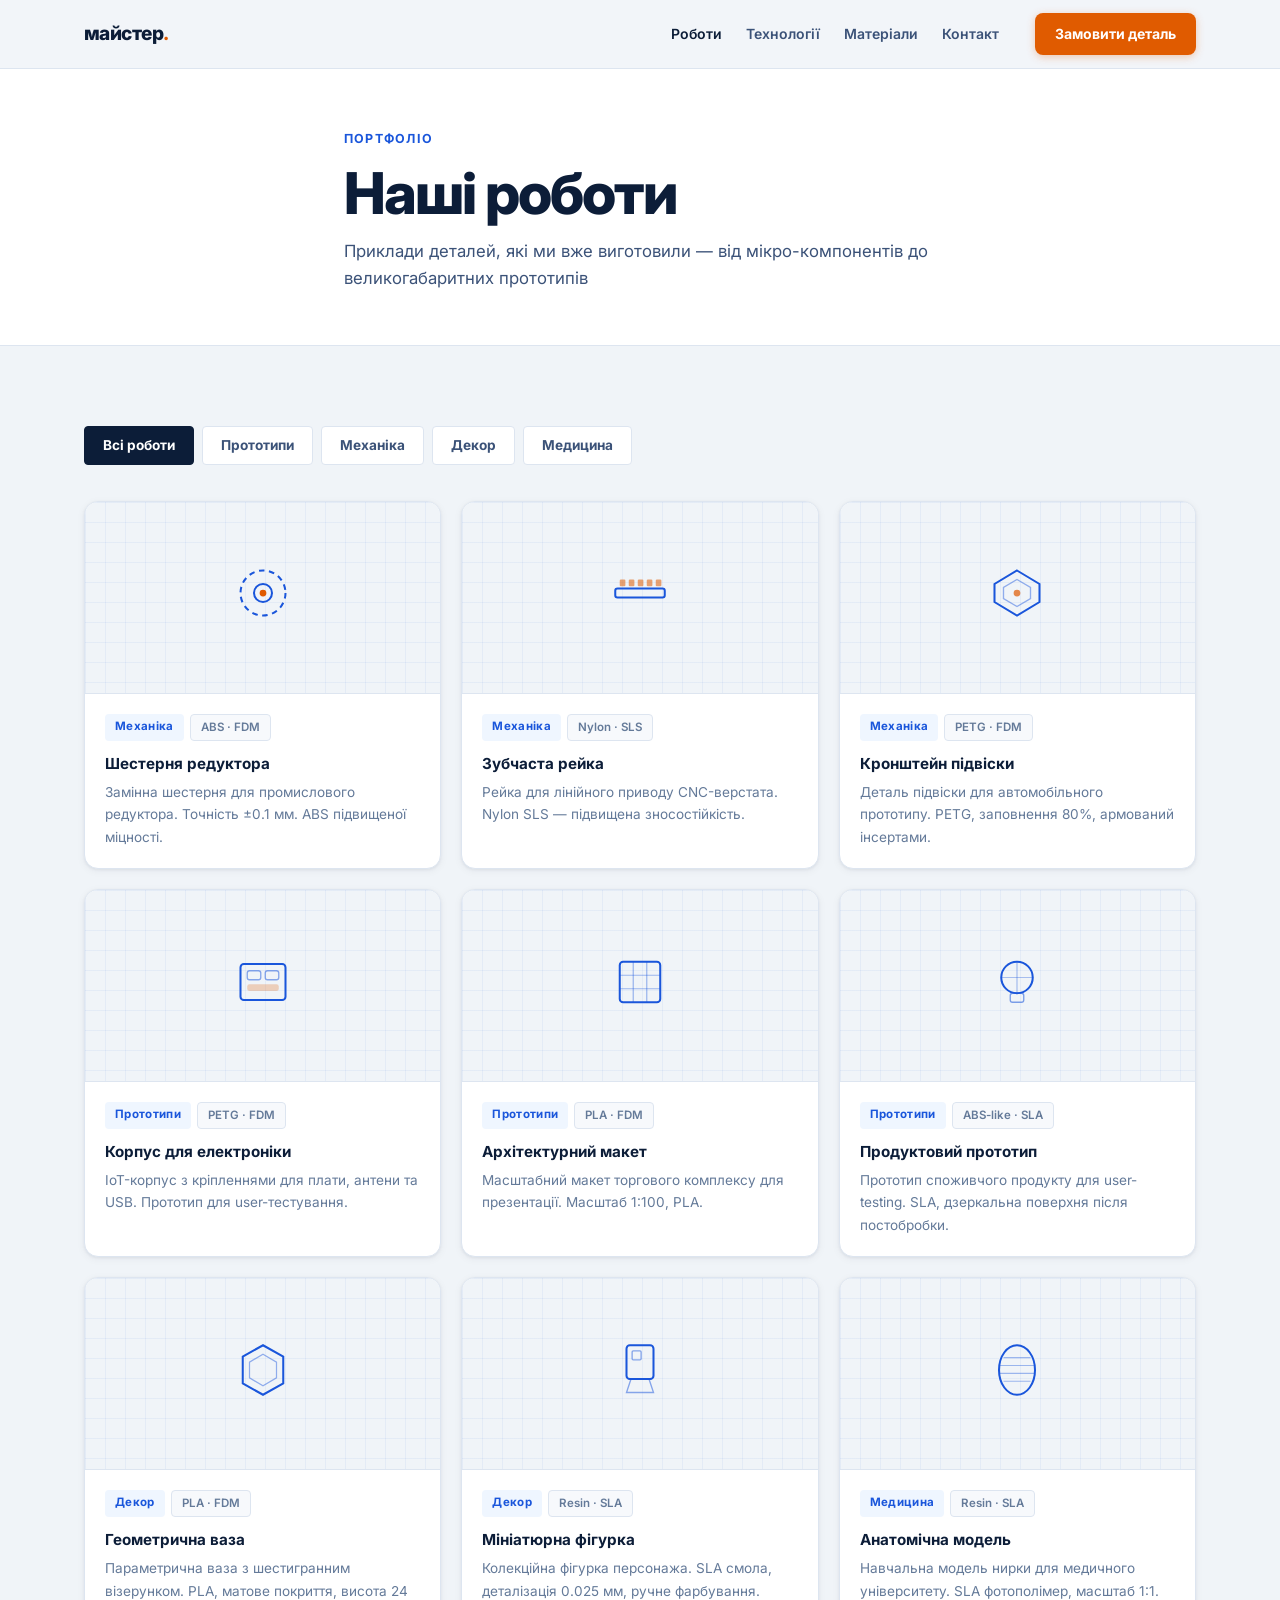
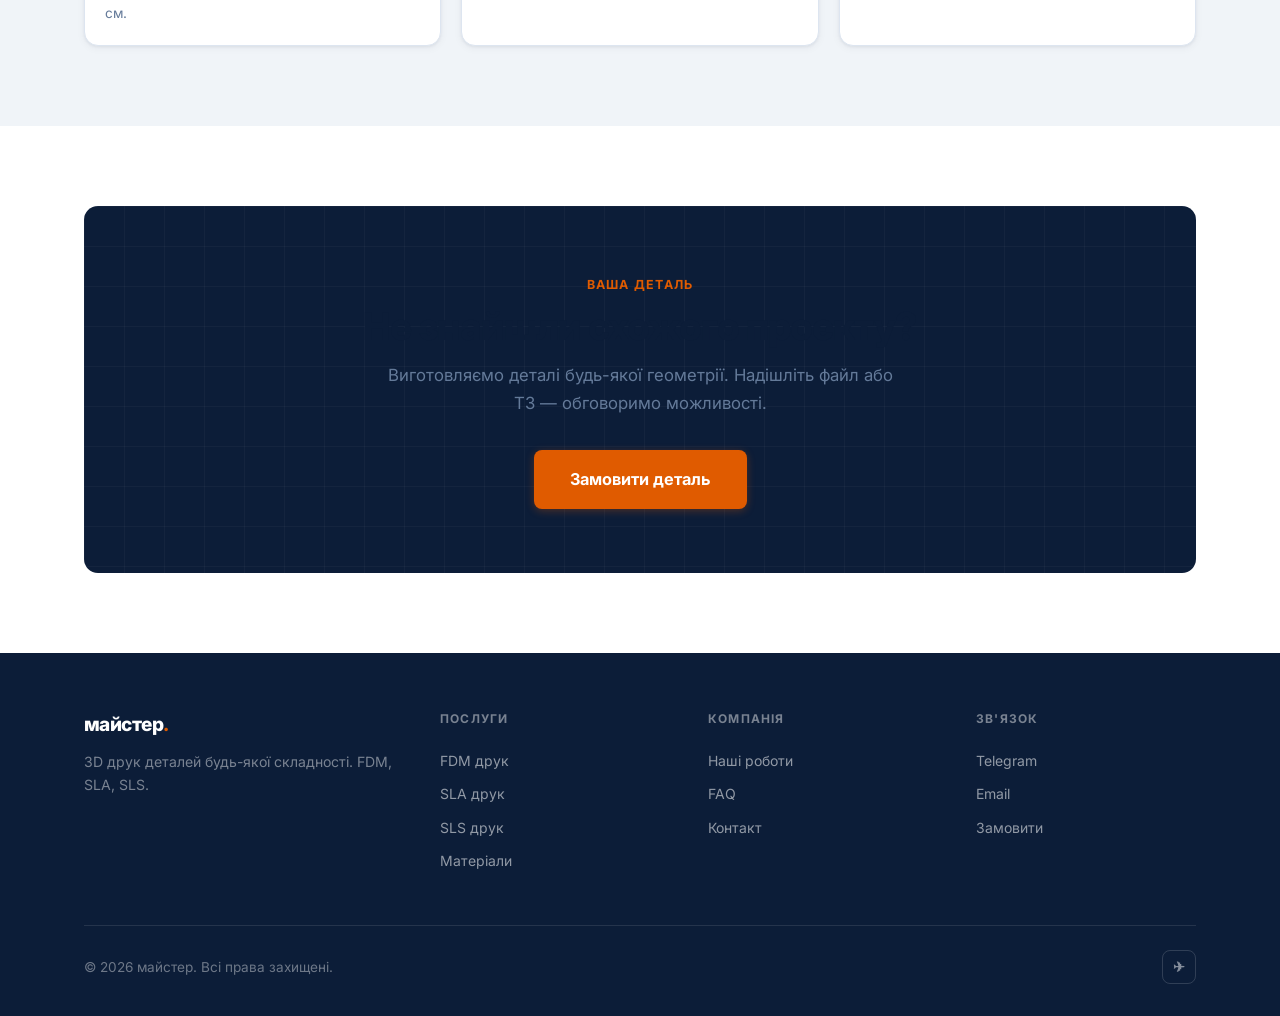
<file: works.html>
<!DOCTYPE html>
<html lang="uk">
<head>
  <meta charset="UTF-8" />
  <meta name="viewport" content="width=device-width, initial-scale=1.0" />
  <title>Наші роботи — майстер.</title>
  <meta name="description" content="Галерея 3D надрукованих деталей: прототипи, механічні деталі, медичні моделі, декор. FDM, SLA, SLS технології." />
  <link rel="preconnect" href="https://fonts.googleapis.com" />
  <link rel="preconnect" href="https://fonts.gstatic.com" crossorigin />
  <link href="https://fonts.googleapis.com/css2?family=Inter:wght@400;500;600;700;800&display=swap" rel="stylesheet" />
  <link rel="icon" href="assets/favicon.svg" type="image/svg+xml" />
  <link rel="stylesheet" href="css/style.css" />
  <script async src="https://www.googletagmanager.com/gtag/js?id=G-XXXXXXXXXX"></script>
  <script>
    window.dataLayer = window.dataLayer || [];
    function gtag(){dataLayer.push(arguments);}
    gtag('js', new Date());
    gtag('config', 'G-XXXXXXXXXX');
    gtag('config', 'AW-XXXXXXXXXX');
  </script>
</head>
<body>

<!-- NAV -->
<header class="nav" id="nav">
  <div class="container nav__inner">
    <a href="index.html" class="nav__logo">майстер<span>.</span></a>
    <nav class="nav__links">
      <a href="works.html" data-nav="works">Роботи</a>
      <a href="index.html#technologies">Технології</a>
      <a href="index.html#materials">Матеріали</a>
      <a href="contact.html" data-nav="contact">Контакт</a>
    </nav>
    <div class="nav__actions">
      <a href="contact.html" class="btn btn--primary btn--sm">Замовити деталь</a>
    </div>
    <button class="nav__burger" id="burger" aria-label="Меню"><span></span><span></span><span></span></button>
  </div>
  <div class="nav__mobile" id="mobileMenu">
    <a href="works.html">Роботи</a>
    <a href="index.html#technologies">Технології</a>
    <a href="index.html#materials">Матеріали</a>
    <a href="contact.html">Контакт</a>
    <a href="contact.html" class="btn btn--primary">Замовити деталь</a>
  </div>
</header>

<!-- PAGE HERO -->
<section class="page-hero">
  <div class="container page-hero__inner">
    <div class="page-hero__tag">Портфоліо</div>
    <h1>Наші роботи</h1>
    <p>Приклади деталей, які ми вже виготовили — від мікро-компонентів до великогабаритних прототипів</p>
  </div>
</section>

<!-- WORKS -->
<section class="section">
  <div class="container">
    <div class="filter-bar reveal">
      <button class="filter-btn active" data-filter="all">Всі роботи</button>
      <button class="filter-btn" data-filter="prototypes">Прототипи</button>
      <button class="filter-btn" data-filter="mechanics">Механіка</button>
      <button class="filter-btn" data-filter="decor">Декор</button>
      <button class="filter-btn" data-filter="medical">Медицина</button>
    </div>

    <div class="works-grid">
      <!-- MECHANICS -->
      <div class="work-card reveal" data-cat="mechanics">
        <div class="work-card__img">
          <div class="work-card__img-placeholder">
            <svg width="72" height="72" viewBox="0 0 64 64" fill="none">
              <circle cx="32" cy="32" r="20" stroke="#1a56db" stroke-width="1.8" fill="none" stroke-dasharray="5 4"/>
              <circle cx="32" cy="32" r="8" stroke="#1a56db" stroke-width="1.8" fill="none"/>
              <circle cx="32" cy="32" r="3" fill="#e05b00"/>
            </svg>
          </div>
        </div>
        <div class="work-card__info">
          <div class="work-card__tags">
            <span class="work-card__tag">Механіка</span>
            <span class="work-card__mat">ABS · FDM</span>
          </div>
          <h3>Шестерня редуктора</h3>
          <p>Замінна шестерня для промислового редуктора. Точність ±0.1 мм. ABS підвищеної міцності.</p>
        </div>
      </div>

      <div class="work-card reveal" style="transition-delay:.06s" data-cat="mechanics">
        <div class="work-card__img">
          <div class="work-card__img-placeholder">
            <svg width="72" height="72" viewBox="0 0 64 64" fill="none">
              <rect x="10" y="28" width="44" height="8" rx="2" stroke="#1a56db" stroke-width="1.8" fill="none"/>
              <rect x="14" y="20" width="5" height="6" rx="1" fill="#e05b00" opacity=".55"/>
              <rect x="22" y="20" width="5" height="6" rx="1" fill="#e05b00" opacity=".55"/>
              <rect x="30" y="20" width="5" height="6" rx="1" fill="#e05b00" opacity=".55"/>
              <rect x="38" y="20" width="5" height="6" rx="1" fill="#e05b00" opacity=".55"/>
              <rect x="46" y="20" width="5" height="6" rx="1" fill="#e05b00" opacity=".55"/>
            </svg>
          </div>
        </div>
        <div class="work-card__info">
          <div class="work-card__tags">
            <span class="work-card__tag">Механіка</span>
            <span class="work-card__mat">Nylon · SLS</span>
          </div>
          <h3>Зубчаста рейка</h3>
          <p>Рейка для лінійного приводу CNC-верстата. Nylon SLS — підвищена зносостійкість.</p>
        </div>
      </div>

      <div class="work-card reveal" style="transition-delay:.12s" data-cat="mechanics">
        <div class="work-card__img">
          <div class="work-card__img-placeholder">
            <svg width="72" height="72" viewBox="0 0 64 64" fill="none">
              <path d="M32 12 L52 24 L52 40 L32 52 L12 40 L12 24 Z" stroke="#1a56db" stroke-width="1.8" fill="none"/>
              <path d="M32 20 L44 27 L44 37 L32 44 L20 37 L20 27 Z" stroke="#1a56db" stroke-width="1.2" fill="none" opacity=".45"/>
              <circle cx="32" cy="32" r="3" fill="#e05b00" opacity=".7"/>
            </svg>
          </div>
        </div>
        <div class="work-card__info">
          <div class="work-card__tags">
            <span class="work-card__tag">Механіка</span>
            <span class="work-card__mat">PETG · FDM</span>
          </div>
          <h3>Кронштейн підвіски</h3>
          <p>Деталь підвіски для автомобільного прототипу. PETG, заповнення 80%, армований інсертами.</p>
        </div>
      </div>

      <!-- PROTOTYPES -->
      <div class="work-card reveal" data-cat="prototypes">
        <div class="work-card__img">
          <div class="work-card__img-placeholder">
            <svg width="72" height="72" viewBox="0 0 64 64" fill="none">
              <rect x="12" y="16" width="40" height="32" rx="3" stroke="#1a56db" stroke-width="1.8" fill="none"/>
              <rect x="18" y="22" width="12" height="8" rx="2" stroke="#1a56db" stroke-width="1.2" fill="none" opacity=".5"/>
              <rect x="34" y="22" width="12" height="8" rx="2" stroke="#1a56db" stroke-width="1.2" fill="none" opacity=".5"/>
              <rect x="18" y="34" width="28" height="6" rx="2" fill="#e05b00" opacity=".25"/>
            </svg>
          </div>
        </div>
        <div class="work-card__info">
          <div class="work-card__tags">
            <span class="work-card__tag">Прототипи</span>
            <span class="work-card__mat">PETG · FDM</span>
          </div>
          <h3>Корпус для електроніки</h3>
          <p>IoT-корпус з кріпленнями для плати, антени та USB. Прототип для user-тестування.</p>
        </div>
      </div>

      <div class="work-card reveal" style="transition-delay:.06s" data-cat="prototypes">
        <div class="work-card__img">
          <div class="work-card__img-placeholder">
            <svg width="72" height="72" viewBox="0 0 64 64" fill="none">
              <rect x="14" y="14" width="36" height="36" rx="3" stroke="#1a56db" stroke-width="1.8" fill="none"/>
              <line x1="14" y1="26" x2="50" y2="26" stroke="#1a56db" stroke-width="1.1" opacity=".4"/>
              <line x1="14" y1="38" x2="50" y2="38" stroke="#1a56db" stroke-width="1.1" opacity=".4"/>
              <line x1="26" y1="14" x2="26" y2="50" stroke="#1a56db" stroke-width="1.1" opacity=".4"/>
              <line x1="38" y1="14" x2="38" y2="50" stroke="#1a56db" stroke-width="1.1" opacity=".4"/>
            </svg>
          </div>
        </div>
        <div class="work-card__info">
          <div class="work-card__tags">
            <span class="work-card__tag">Прототипи</span>
            <span class="work-card__mat">PLA · FDM</span>
          </div>
          <h3>Архітектурний макет</h3>
          <p>Масштабний макет торгового комплексу для презентації. Масштаб 1:100, PLA.</p>
        </div>
      </div>

      <div class="work-card reveal" style="transition-delay:.12s" data-cat="prototypes">
        <div class="work-card__img">
          <div class="work-card__img-placeholder">
            <svg width="72" height="72" viewBox="0 0 64 64" fill="none">
              <circle cx="32" cy="28" r="14" stroke="#1a56db" stroke-width="1.8" fill="none"/>
              <line x1="32" y1="14" x2="32" y2="42" stroke="#1a56db" stroke-width="1.1" opacity=".35"/>
              <line x1="18" y1="28" x2="46" y2="28" stroke="#1a56db" stroke-width="1.1" opacity=".35"/>
              <rect x="26" y="42" width="12" height="8" rx="2" stroke="#1a56db" stroke-width="1.2" fill="none" opacity=".55"/>
            </svg>
          </div>
        </div>
        <div class="work-card__info">
          <div class="work-card__tags">
            <span class="work-card__tag">Прототипи</span>
            <span class="work-card__mat">ABS-like · SLA</span>
          </div>
          <h3>Продуктовий прототип</h3>
          <p>Прототип споживчого продукту для user-testing. SLA, дзеркальна поверхня після постобробки.</p>
        </div>
      </div>

      <!-- DECOR -->
      <div class="work-card reveal" data-cat="decor">
        <div class="work-card__img">
          <div class="work-card__img-placeholder">
            <svg width="72" height="72" viewBox="0 0 64 64" fill="none">
              <polygon points="32,10 50,20 50,44 32,54 14,44 14,20" stroke="#1a56db" stroke-width="1.8" fill="none"/>
              <polygon points="32,18 44,25 44,39 32,46 20,39 20,25" stroke="#1a56db" stroke-width="1.1" fill="none" opacity=".45"/>
            </svg>
          </div>
        </div>
        <div class="work-card__info">
          <div class="work-card__tags">
            <span class="work-card__tag">Декор</span>
            <span class="work-card__mat">PLA · FDM</span>
          </div>
          <h3>Геометрична ваза</h3>
          <p>Параметрична ваза з шестигранним візерунком. PLA, матове покриття, висота 24 см.</p>
        </div>
      </div>

      <div class="work-card reveal" style="transition-delay:.06s" data-cat="decor">
        <div class="work-card__img">
          <div class="work-card__img-placeholder">
            <svg width="72" height="72" viewBox="0 0 64 64" fill="none">
              <rect x="20" y="10" width="24" height="30" rx="3" stroke="#1a56db" stroke-width="1.8" fill="none"/>
              <rect x="25" y="15" width="8" height="8" rx="1" stroke="#1a56db" stroke-width="1.2" fill="none" opacity=".5"/>
              <path d="M24 40 L20 52 L44 52 L40 40" stroke="#1a56db" stroke-width="1.2" fill="none" opacity=".5"/>
            </svg>
          </div>
        </div>
        <div class="work-card__info">
          <div class="work-card__tags">
            <span class="work-card__tag">Декор</span>
            <span class="work-card__mat">Resin · SLA</span>
          </div>
          <h3>Мініатюрна фігурка</h3>
          <p>Колекційна фігурка персонажа. SLA смола, деталізація 0.025 мм, ручне фарбування.</p>
        </div>
      </div>

      <!-- MEDICAL -->
      <div class="work-card reveal" data-cat="medical">
        <div class="work-card__img">
          <div class="work-card__img-placeholder">
            <svg width="72" height="72" viewBox="0 0 64 64" fill="none">
              <ellipse cx="32" cy="32" rx="16" ry="22" stroke="#1a56db" stroke-width="1.8" fill="none"/>
              <line x1="20" y1="21" x2="44" y2="21" stroke="#1a56db" stroke-width="1.1" opacity=".4"/>
              <line x1="16" y1="28" x2="48" y2="28" stroke="#1a56db" stroke-width="1.1" opacity=".4"/>
              <line x1="16" y1="35" x2="48" y2="35" stroke="#1a56db" stroke-width="1.1" opacity=".4"/>
              <line x1="20" y1="42" x2="44" y2="42" stroke="#1a56db" stroke-width="1.1" opacity=".4"/>
            </svg>
          </div>
        </div>
        <div class="work-card__info">
          <div class="work-card__tags">
            <span class="work-card__tag">Медицина</span>
            <span class="work-card__mat">Resin · SLA</span>
          </div>
          <h3>Анатомічна модель</h3>
          <p>Навчальна модель нирки для медичного університету. SLA фотополімер, масштаб 1:1.</p>
        </div>
      </div>
    </div>
  </div>
</section>

<!-- CTA -->
<section class="section section--bg">
  <div class="container">
    <div class="cta-banner reveal">
      <div class="section__tag" style="color:var(--accent)">Ваша деталь</div>
      <h2>Не знайшли схожого проєкту?</h2>
      <p>Виготовляємо деталі будь-якої геометрії. Надішліть файл або ТЗ — обговоримо можливості.</p>
      <div class="ctas">
        <a href="contact.html" class="btn btn--primary btn--lg">Замовити деталь</a>
      </div>
    </div>
  </div>
</section>

<!-- FOOTER -->
<footer class="footer">
  <div class="container">
    <div class="footer__grid">
      <div class="footer__brand">
        <a href="index.html" class="nav__logo">майстер<span>.</span></a>
        <p>3D друк деталей будь-якої складності. FDM, SLA, SLS.</p>
      </div>
      <div class="footer__col">
        <h4>Послуги</h4>
        <a href="index.html#technologies">FDM друк</a>
        <a href="index.html#technologies">SLA друк</a>
        <a href="index.html#technologies">SLS друк</a>
        <a href="index.html#materials">Матеріали</a>
      </div>
      <div class="footer__col">
        <h4>Компанія</h4>
        <a href="works.html">Наші роботи</a>
        <a href="index.html#faq">FAQ</a>
        <a href="contact.html">Контакт</a>
      </div>
      <div class="footer__col">
        <h4>Зв'язок</h4>
        <a href="https://t.me/your_telegram" target="_blank">Telegram</a>
        <a href="mailto:info@example.ua">Email</a>
        <a href="contact.html">Замовити</a>
      </div>
    </div>
    <div class="footer__bottom">
      <p>© 2026 майстер. Всі права захищені.</p>
      <div class="footer__socials">
        <a href="https://t.me/your_telegram" target="_blank" title="Telegram">✈</a>
      </div>
    </div>
  </div>
</footer>

<script src="js/main.js"></script>
</body>
</html>
</file>
<file: css/style.css>
/* ============================================================
   майстер. — 3D Printing Service — style.css
   Engineering / Light Professional Theme
   ============================================================ */

/* ---------- Variables ---------- */
:root {
  --accent:     #e05b00;   /* burnt-orange CTA */
  --accent-h:   #c44f00;
  --blue:       #1a56db;   /* technical-blue links / tags */
  --blue-light: #eff6ff;
  --bg:         #f0f4f8;   /* cool light engineering gray */
  --surface:    #ffffff;
  --surface-2:  #f7f9fc;
  --dark:       #0c1d38;   /* deep navy — hero headings, dark sections */
  --dark-2:     #172a47;
  --border:     #dde5f0;
  --border-d:   #c8d5e8;
  --text:       #0c1d38;
  --text-2:     #3b5278;   /* secondary text */
  --text-muted: #647a99;
  --radius:     8px;       /* tighter radius — more technical */
  --radius-lg:  14px;
  --shadow-sm:  0 1px 3px rgba(12,29,56,.06), 0 2px 8px rgba(12,29,56,.05);
  --shadow:     0 2px 8px rgba(12,29,56,.07), 0 8px 24px rgba(12,29,56,.07);
  --shadow-lg:  0 4px 16px rgba(12,29,56,.09), 0 16px 48px rgba(12,29,56,.09);
  --nav-h:      68px;
  --trans:      .22s ease;
}

/* ---------- Reset & Base ---------- */
*, *::before, *::after { margin:0; padding:0; box-sizing:border-box; }
html { scroll-behavior:smooth; }
body {
  font-family: Inter, -apple-system, BlinkMacSystemFont, 'Segoe UI', sans-serif;
  background: var(--bg);
  color: var(--text);
  line-height: 1.65;
  -webkit-font-smoothing: antialiased;
}
img { display:block; max-width:100%; }
a  { color:inherit; text-decoration:none; }
button { cursor:pointer; border:none; background:none; font:inherit; }

/* ---------- Container ---------- */
.container { max-width:1160px; margin:0 auto; padding:0 24px; }

/* ---------- Typography ---------- */
h1 {
  font-size:clamp(2.2rem,5vw,3.6rem);
  font-weight:800; line-height:1.08; letter-spacing:-.035em;
  color: var(--dark);
}
h2 {
  font-size:clamp(1.55rem,3vw,2.4rem);
  font-weight:800; line-height:1.12; letter-spacing:-.025em;
  color: var(--dark);
}
h3 { font-size:1.05rem; font-weight:700; color: var(--dark); }
p  { color: var(--text-muted); }

/* Dark-section overrides */
.dark-section h1,
.dark-section h2,
.dark-section h3 { color:#fff; }
.dark-section p   { color:rgba(255,255,255,.65); }

/* ---------- Buttons ---------- */
.btn {
  display:inline-flex; align-items:center; gap:8px;
  padding:13px 28px; border-radius: var(--radius);
  font-size:.95rem; font-weight:700; white-space:nowrap;
  transition: var(--trans);
}
.btn--primary {
  background: var(--accent);
  color: #fff;
  box-shadow: 0 2px 8px rgba(224,91,0,.3);
}
.btn--primary:hover { background: var(--accent-h); box-shadow:0 4px 16px rgba(224,91,0,.35); }

.btn--dark {
  background: var(--dark);
  color: #fff;
  box-shadow: var(--shadow-sm);
}
.btn--dark:hover { background: var(--dark-2); }

.btn--outline {
  border:2px solid var(--border-d);
  color: var(--text);
  background: var(--surface);
}
.btn--outline:hover { border-color: var(--dark); }

.btn--sm  { padding:9px 20px; font-size:.875rem; }
.btn--lg  { padding:16px 36px; font-size:1.02rem; }

/* ---------- NAV ---------- */
.nav {
  position:fixed; top:0; left:0; right:0; z-index:100;
  background: rgba(240,244,248,.85);
  backdrop-filter: blur(12px);
  border-bottom:1px solid var(--border);
  transition: box-shadow var(--trans);
}
.nav.scrolled {
  background: rgba(255,255,255,.96);
  box-shadow: var(--shadow-sm);
}
.nav__inner {
  height: var(--nav-h);
  display:flex; align-items:center; gap:36px;
}
.nav__logo {
  font-size:1.2rem; font-weight:800; letter-spacing:-.03em;
  color: var(--dark); flex-shrink:0;
}
.nav__logo span { color: var(--accent); }

.nav__links {
  display:flex; gap:24px; margin-left:auto;
}
.nav__links a {
  font-size:.875rem; font-weight:600;
  color: var(--text-2);
  transition: color var(--trans);
}
.nav__links a:hover,
.nav__links a.active { color: var(--dark); }

.nav__actions { display:flex; align-items:center; gap:10px; }

.nav__burger {
  display:none; flex-direction:column; gap:5px;
  width:36px; height:36px; justify-content:center;
}
.nav__burger span {
  display:block; height:2px; background: var(--dark); border-radius:2px;
  transition: var(--trans);
}

.nav__mobile {
  display:none; flex-direction:column; gap:0;
  background: var(--surface); border-top:1px solid var(--border);
  padding:16px 24px 24px;
}
.nav__mobile.open { display:flex; }
.nav__mobile a {
  padding:14px 0; border-bottom:1px solid var(--border);
  font-weight:600; font-size:.95rem; color: var(--text-2);
}
.nav__mobile a:last-child { border:none; margin-top:12px; }
.nav__mobile a:hover { color: var(--dark); }

/* ---------- Hero ---------- */
.hero {
  padding: calc(var(--nav-h) + 72px) 0 72px;
  position:relative; overflow:hidden;
  background: var(--bg);
}
/* Engineering blueprint grid */
.hero::before {
  content:''; position:absolute; inset:0; pointer-events:none;
  background-image:
    linear-gradient(var(--border) 1px, transparent 1px),
    linear-gradient(90deg, var(--border) 1px, transparent 1px);
  background-size:48px 48px;
  opacity:.5;
}
.hero::after {
  content:''; position:absolute; inset:0; pointer-events:none;
  background:radial-gradient(ellipse 900px 500px at 50% -10%, rgba(255,255,255,0) 0%, var(--bg) 75%);
}
.hero__inner {
  position:relative; z-index:1;
  display:grid; grid-template-columns:1fr 1fr; gap:64px; align-items:center;
}

.hero__tag {
  display:inline-flex; align-items:center; gap:8px;
  background: var(--blue-light); border:1px solid rgba(26,86,219,.2);
  border-radius:4px; padding:5px 14px;
  font-size:.78rem; font-weight:700; color: var(--blue);
  letter-spacing:.07em; text-transform:uppercase;
  margin-bottom:20px;
}

.hero h1 { margin-bottom:18px; }
.hero h1 em { font-style:normal; color: var(--accent); }
.hero__sub {
  font-size:1.1rem; color: var(--text-2);
  max-width:460px; margin-bottom:32px; line-height:1.6;
}
.hero__ctas { display:flex; gap:12px; flex-wrap:wrap; }

/* Stats under hero */
.hero__stats {
  display:grid; grid-template-columns:repeat(4,1fr);
  gap:0; margin-top:52px;
  border:1px solid var(--border);
  border-radius: var(--radius-lg);
  background: var(--surface);
  box-shadow: var(--shadow-sm);
  overflow:hidden;
}
.hero__stat {
  padding:20px 24px;
  border-right:1px solid var(--border);
}
.hero__stat:last-child { border-right:none; }
.hero__stat-val {
  font-size:1.5rem; font-weight:800;
  color: var(--dark); letter-spacing:-.03em;
  font-variant-numeric:tabular-nums;
}
.hero__stat-val span { color: var(--accent); font-size:1rem; }
.hero__stat-lab { font-size:.78rem; color: var(--text-muted); margin-top:2px; font-weight:500; }

/* Hero visual */
.hero__visual { display:flex; justify-content:center; }
.hero__box {
  width:340px; height:340px; border-radius: var(--radius-lg);
  border:1px solid var(--border);
  background: var(--surface);
  box-shadow: var(--shadow-lg);
  position:relative; overflow:hidden;
  display:flex; align-items:center; justify-content:center;
}
/* Blueprint grid inside box */
.hero__box::before {
  content:''; position:absolute; inset:0;
  background-image:
    linear-gradient(rgba(26,86,219,.07) 1px, transparent 1px),
    linear-gradient(90deg, rgba(26,86,219,.07) 1px, transparent 1px);
  background-size:24px 24px;
}
.hero__box-glow {
  position:absolute; bottom:0; left:50%; transform:translateX(-50%);
  width:240px; height:120px;
  background:radial-gradient(ellipse at 50% 100%, rgba(224,91,0,.18), transparent 70%);
}
.hero__print-anim {
  position:relative; z-index:1;
  display:flex; flex-direction:column; align-items:center;
}
.hero__nozzle {
  width:22px; height:28px;
  background: var(--dark); border-radius:2px 2px 0 0;
  margin:0 auto;
  position:relative;
}
.hero__nozzle::after {
  content:''; position:absolute; bottom:-7px; left:50%; transform:translateX(-50%);
  width:0; height:0;
  border-left:7px solid transparent;
  border-right:7px solid transparent;
  border-top:7px solid var(--dark);
}
.hero__drop {
  width:5px; height:9px; background: var(--accent);
  border-radius:0 0 3px 3px; margin:0 auto;
  animation: drip 1.5s ease-in-out infinite;
}
@keyframes drip {
  0%,100% { opacity:0; transform:scaleY(0); transform-origin:top; }
  20%      { opacity:1; transform:scaleY(1); }
  80%      { opacity:1; transform:scaleY(1) translateY(6px); }
}
.hero__layers {
  display:flex; flex-direction:column; gap:5px;
  margin-top:10px;
}
.hero__layer {
  height:16px; border-radius:3px;
  background:linear-gradient(90deg, var(--accent) 0%, #f59e0b 100%);
}

/* ---------- Page Hero ---------- */
.page-hero {
  padding: calc(var(--nav-h) + 56px) 0 52px;
  background: var(--surface);
  border-bottom:1px solid var(--border);
}
.page-hero__inner { max-width:640px; }
.page-hero__tag {
  display:inline-block; margin-bottom:12px;
  font-size:.78rem; font-weight:700; letter-spacing:.1em; text-transform:uppercase;
  color: var(--blue);
}
.page-hero__inner h1 { margin-bottom:14px; }
.page-hero__inner p { font-size:1.05rem; color: var(--text-2); }

/* ---------- Section ---------- */
.section { padding:80px 0; }
.section--bg { background: var(--surface); }
.dark-section {
  background: var(--dark);
  padding:80px 0;
}

.section__header { margin-bottom:52px; }
.section__header.center { text-align:center; }
.section__header.center p { max-width:540px; margin:12px auto 0; }
.section__tag {
  display:inline-block; margin-bottom:10px;
  font-size:.78rem; font-weight:700; letter-spacing:.1em; text-transform:uppercase;
  color: var(--blue);
}
.dark-section .section__tag { color: var(--accent); }
.section__header p { margin-top:10px; font-size:1rem; color: var(--text-2); }

/* ---------- Reveal ---------- */
.reveal { opacity:0; transform:translateY(24px); transition:opacity .5s ease, transform .5s ease; }
.reveal.visible { opacity:1; transform:translateY(0); }

/* ---------- Technologies ---------- */
.tech-cards { display:grid; grid-template-columns:repeat(3,1fr); gap:20px; }

.tech-card {
  background: var(--surface);
  border:1px solid var(--border);
  border-top:3px solid var(--accent);
  border-radius: var(--radius-lg);
  padding:32px;
  box-shadow: var(--shadow-sm);
  transition: box-shadow var(--trans), transform var(--trans);
}
.tech-card:hover { box-shadow: var(--shadow); transform:translateY(-3px); }
.tech-card:nth-child(2) { border-top-color: var(--blue); }
.tech-card:nth-child(3) { border-top-color: #7c3aed; }

.tech-card__badge {
  display:inline-block; margin-bottom:18px;
  background: var(--surface-2); border:1px solid var(--border);
  border-radius:4px; padding:4px 12px;
  font-size:.72rem; font-weight:700; letter-spacing:.08em;
  text-transform:uppercase; color: var(--text-2);
}
.tech-card h3 { margin-bottom:6px; font-size:1.2rem; }
.tech-card__sub { font-size:.82rem; color: var(--text-muted); font-weight:500; margin-bottom:16px; }
.tech-card > p { font-size:.9rem; margin-bottom:20px; }

.tech-card__specs { list-style:none; display:flex; flex-direction:column; gap:8px; }
.tech-card__specs li {
  display:flex; align-items:baseline; gap:10px;
  font-size:.85rem; color: var(--text-2);
  padding:6px 0; border-bottom:1px solid var(--border);
}
.tech-card__specs li:last-child { border:none; }
.tech-card__specs li strong { color: var(--dark); font-weight:700; min-width:80px; flex-shrink:0; font-size:.78rem; text-transform:uppercase; letter-spacing:.04em; }

/* ---------- Process ---------- */
.process {
  display:grid; grid-template-columns:repeat(4,1fr);
  gap:0;
  background: var(--surface);
  border:1px solid var(--border);
  border-radius: var(--radius-lg);
  box-shadow: var(--shadow-sm);
  overflow:hidden;
}
.process-step {
  padding:32px 28px;
  border-right:1px solid var(--border);
  position:relative;
}
.process-step:last-child { border-right:none; }
/* Arrow connector */
.process-step:not(:last-child)::after {
  content:'→'; position:absolute; top:36px; right:-14px;
  font-size:1rem; color: var(--accent);
  z-index:2; font-weight:700;
}
.process-step__num {
  font-size:.72rem; font-weight:800; letter-spacing:.1em;
  color: var(--accent); text-transform:uppercase; margin-bottom:12px;
}
.process-step__icon { font-size:1.5rem; margin-bottom:12px; }
.process-step h3 { margin-bottom:8px; font-size:.95rem; }
.process-step p { font-size:.85rem; }

/* ---------- Works Grid ---------- */
.works-grid { display:grid; grid-template-columns:repeat(3,1fr); gap:20px; }

.work-card {
  background: var(--surface);
  border:1px solid var(--border);
  border-radius: var(--radius-lg);
  overflow:hidden;
  box-shadow: var(--shadow-sm);
  transition: box-shadow var(--trans), transform var(--trans);
}
.work-card:hover { box-shadow: var(--shadow); transform:translateY(-3px); }

.work-card__img {
  height:192px;
  background: var(--bg);
  border-bottom:1px solid var(--border);
  display:flex; align-items:center; justify-content:center;
  position:relative;
}
/* Blueprint grid in work card */
.work-card__img::before {
  content:''; position:absolute; inset:0;
  background-image:
    linear-gradient(rgba(26,86,219,.06) 1px, transparent 1px),
    linear-gradient(90deg, rgba(26,86,219,.06) 1px, transparent 1px);
  background-size:20px 20px;
}
.work-card__img-placeholder { position:relative; z-index:1; }

.work-card__info { padding:20px; }
.work-card__tags { display:flex; gap:6px; flex-wrap:wrap; margin-bottom:10px; }
.work-card__tag {
  font-size:.72rem; font-weight:700; padding:3px 10px; border-radius:4px;
  background: var(--blue-light); color: var(--blue); letter-spacing:.03em;
}
.work-card__mat {
  font-size:.72rem; font-weight:600; padding:3px 10px; border-radius:4px;
  background: var(--surface-2); color: var(--text-muted);
  border:1px solid var(--border);
}
.work-card h3 { font-size:.95rem; margin-bottom:5px; }
.work-card p  { font-size:.85rem; }

/* ---------- Filter bar ---------- */
.filter-bar { display:flex; gap:8px; flex-wrap:wrap; margin-bottom:36px; }
.filter-btn {
  padding:7px 18px; border-radius:4px;
  font-size:.85rem; font-weight:700;
  border:1.5px solid var(--border);
  color: var(--text-2);
  background: var(--surface);
  transition: var(--trans);
}
.filter-btn:hover { border-color: var(--dark); color: var(--dark); }
.filter-btn.active {
  background: var(--dark); border-color: var(--dark);
  color: #fff;
}

/* ---------- Materials strip ---------- */
.materials-strip { display:flex; flex-wrap:wrap; gap:10px; justify-content:center; margin-top:40px; }
.mat-chip {
  display:inline-flex; align-items:center; gap:8px;
  padding:8px 18px; border-radius:4px;
  border:1.5px solid var(--border);
  background: var(--surface);
  font-size:.85rem; font-weight:600; color: var(--text);
  box-shadow: var(--shadow-sm);
  transition: border-color var(--trans);
}
.mat-chip:hover { border-color: var(--accent); }
.mat-chip__dot { width:8px; height:8px; border-radius:50%; background: var(--accent); }

/* ---------- Advantages ---------- */
.advantages { display:grid; grid-template-columns:repeat(4,1fr); gap:16px; }
.advantage-card {
  background: var(--surface);
  border:1px solid var(--border);
  border-radius: var(--radius-lg);
  padding:28px 24px;
  box-shadow: var(--shadow-sm);
}
.advantage-card__ico { font-size:1.8rem; margin-bottom:14px; }
.advantage-card h3   { margin-bottom:8px; font-size:.95rem; }
.advantage-card p    { font-size:.875rem; }

/* ---------- Spec Table ---------- */
.spec-table {
  width:100%; border-collapse:collapse;
  background: var(--surface);
  border:1px solid var(--border);
  border-radius: var(--radius-lg);
  overflow:hidden;
  box-shadow: var(--shadow-sm);
  font-size:.9rem;
}
.spec-table th {
  background: var(--dark); color:#fff;
  padding:13px 20px; text-align:left;
  font-size:.78rem; text-transform:uppercase; letter-spacing:.07em; font-weight:700;
}
.spec-table td {
  padding:12px 20px; border-top:1px solid var(--border);
  color: var(--text-2);
}
.spec-table td:first-child { font-weight:700; color: var(--dark); }
.spec-table tr:hover td { background: var(--surface-2); }

/* ---------- FAQ ---------- */
.faq { max-width:760px; margin:0 auto; }
.faq__item {
  border:1px solid var(--border);
  border-radius: var(--radius);
  background: var(--surface);
  margin-bottom:8px;
  box-shadow: var(--shadow-sm);
  overflow:hidden;
}
.faq__q {
  width:100%; display:flex; align-items:center; justify-content:space-between;
  padding:18px 24px; gap:16px;
  font-size:.95rem; font-weight:700; color: var(--dark); text-align:left;
  transition: background var(--trans);
}
.faq__q:hover { background: var(--surface-2); }
.faq__item.open .faq__q { background: var(--surface-2); }
.faq__icon { font-size:1.3rem; color: var(--accent); flex-shrink:0; transition: transform var(--trans); }
.faq__item.open .faq__icon { transform:rotate(45deg); }
.faq__a { overflow:hidden; max-height:0; transition:max-height .35s ease; }
.faq__item.open .faq__a { max-height:400px; }
.faq__a-inner {
  padding:0 24px 20px;
  font-size:.9rem; color: var(--text-2); border-top:1px solid var(--border);
  padding-top:16px;
}

/* Dark section FAQ */
.dark-section .faq__item { background: var(--dark-2); border-color:rgba(255,255,255,.1); }
.dark-section .faq__q { color:#fff; }
.dark-section .faq__q:hover { background:rgba(255,255,255,.05); }
.dark-section .faq__item.open .faq__q { background:rgba(255,255,255,.05); }
.dark-section .faq__a-inner { color:rgba(255,255,255,.65); border-color:rgba(255,255,255,.1); }

/* ---------- CTA Banner ---------- */
.cta-banner {
  background: var(--dark);
  border-radius: var(--radius-lg);
  padding:64px 56px;
  text-align:center;
  position:relative; overflow:hidden;
}
.cta-banner::before {
  content:''; position:absolute; inset:0;
  background-image:
    linear-gradient(rgba(255,255,255,.03) 1px, transparent 1px),
    linear-gradient(90deg, rgba(255,255,255,.03) 1px, transparent 1px);
  background-size:40px 40px;
}
.cta-banner > * { position:relative; z-index:1; }
.cta-banner h2   { margin-bottom:14px; }
.cta-banner p    { margin-bottom:32px; font-size:1.05rem; max-width:520px; margin-inline:auto; }
.cta-banner .ctas { display:flex; gap:12px; justify-content:center; flex-wrap:wrap; }

/* ---------- Contact ---------- */
.contact-split {
  display:grid; grid-template-columns:1fr 1.5fr; gap:56px; align-items:start;
}
.contact-split h2 { margin-bottom:12px; }
.contact-links { display:flex; flex-direction:column; gap:10px; margin-top:28px; }

.contact-link {
  display:flex; align-items:center; gap:16px;
  padding:18px 20px; border-radius: var(--radius-lg);
  border:1px solid var(--border);
  background: var(--surface);
  box-shadow: var(--shadow-sm);
  transition: box-shadow var(--trans), border-color var(--trans);
}
.contact-link:hover { box-shadow: var(--shadow); border-color: var(--border-d); }
.contact-link__ico  { font-size:1.5rem; flex-shrink:0; }
.contact-link__label { font-size:.78rem; color: var(--text-muted); font-weight:600; text-transform:uppercase; letter-spacing:.05em; }
.contact-link__val   { font-size:.95rem; font-weight:700; color: var(--dark); }

/* ---------- Form ---------- */
.contact-form { display:flex; flex-direction:column; gap:14px; }
.form-row { display:grid; grid-template-columns:1fr 1fr; gap:14px; }
.form-group { display:flex; flex-direction:column; gap:5px; }
.form-group label { font-size:.82rem; font-weight:700; color: var(--dark); text-transform:uppercase; letter-spacing:.05em; }

.form-group input,
.form-group select,
.form-group textarea {
  background: var(--surface);
  border:1.5px solid var(--border);
  border-radius: var(--radius);
  color: var(--dark);
  font:inherit; font-size:.95rem;
  padding:11px 16px;
  transition: border-color var(--trans), box-shadow var(--trans);
  width:100%;
}
.form-group input:focus,
.form-group select:focus,
.form-group textarea:focus {
  outline:none; border-color: var(--blue);
  box-shadow:0 0 0 3px rgba(26,86,219,.12);
}
.form-group input::placeholder,
.form-group textarea::placeholder { color: var(--text-muted); }
.form-group select { appearance:none; cursor:pointer; }
.form-group textarea { resize:vertical; min-height:120px; }
.form-group input[type="file"] { padding:10px 14px; cursor:pointer; color: var(--text-2); }
.form-group small { font-size:.78rem; color: var(--text-muted); }

.form-success {
  display:none; background: #ecfdf5; border:1px solid #6ee7b7;
  border-radius: var(--radius); padding:14px; text-align:center;
  font-weight:700; color:#065f46; margin-bottom:14px;
}
.form-note { font-size:.82rem; color: var(--text-muted); text-align:center; margin-top:4px; }
.form-note a { color: var(--blue); font-weight:600; }

/* ---------- Info box ---------- */
.info-box {
  padding:20px; border-radius: var(--radius-lg);
  border:1px solid var(--border);
  background: var(--surface);
  box-shadow: var(--shadow-sm);
}
.info-box__label { font-size:.75rem; color: var(--text-muted); text-transform:uppercase; letter-spacing:.08em; font-weight:700; margin-bottom:8px; }
.info-box__val   { font-weight:700; color: var(--dark); margin-bottom:4px; }
.info-box__sub   { font-size:.85rem; color: var(--text-muted); }

.info-box--accent {
  background: rgba(224,91,0,.05);
  border-color: rgba(224,91,0,.25);
}
.info-box--accent .info-box__label { color: var(--accent); }

/* ---------- Footer ---------- */
.footer {
  background: var(--dark);
  padding:56px 0 32px;
}
.footer h4 {
  font-size:.75rem; text-transform:uppercase; letter-spacing:.1em;
  color:rgba(255,255,255,.45); margin-bottom:16px; font-weight:700;
}
.footer__grid { display:grid; grid-template-columns:1.4fr 1fr 1fr 1fr; gap:48px; margin-bottom:48px; }
.footer__brand .nav__logo { color:#fff; }
.footer__brand .nav__logo span { color: var(--accent); }
.footer__brand p { margin-top:10px; font-size:.88rem; color:rgba(255,255,255,.45); }

.footer__col { display:flex; flex-direction:column; gap:0; }
.footer__col a {
  padding:5px 0; font-size:.875rem; color:rgba(255,255,255,.55);
  transition: color var(--trans);
}
.footer__col a:hover { color:#fff; }

.footer__bottom {
  display:flex; align-items:center; justify-content:space-between;
  border-top:1px solid rgba(255,255,255,.1); padding-top:24px;
}
.footer__bottom p { font-size:.85rem; color:rgba(255,255,255,.4); }
.footer__socials  { display:flex; gap:10px; }
.footer__socials a {
  width:34px; height:34px; border-radius: var(--radius);
  border:1px solid rgba(255,255,255,.15);
  display:flex; align-items:center; justify-content:center;
  font-size:.85rem; font-weight:700; color:rgba(255,255,255,.5);
  transition: border-color var(--trans), color var(--trans);
}
.footer__socials a:hover { border-color:rgba(255,255,255,.5); color:#fff; }

/* ---------- Utilities ---------- */
.mt-16  { margin-top:16px; }
.mb-16  { margin-bottom:16px; }
.mb-32  { margin-bottom:32px; }
.hidden { display:none !important; }
.text-accent { color: var(--accent); }
.text-blue   { color: var(--blue); }

/* ---------- Responsive ---------- */
@media (max-width:960px) {
  .nav__links, .nav__actions .btn { display:none; }
  .nav__burger { display:flex; margin-left:auto; }
  .hero__inner { grid-template-columns:1fr; }
  .hero__visual { display:none; }
  .hero__stats { grid-template-columns:repeat(2,1fr); }
  .hero__stat:nth-child(2) { border-right:none; }
  .tech-cards { grid-template-columns:1fr; }
  .process { grid-template-columns:repeat(2,1fr); }
  .process-step:nth-child(2) { border-right:none; }
  .process-step:nth-child(2)::after { display:none; }
  .works-grid { grid-template-columns:repeat(2,1fr); }
  .advantages { grid-template-columns:repeat(2,1fr); }
  .contact-split { grid-template-columns:1fr; gap:40px; }
  .form-row { grid-template-columns:1fr; }
  .footer__grid { grid-template-columns:1fr 1fr; gap:32px; }
  .cta-banner { padding:40px 28px; }
}
@media (max-width:600px) {
  .works-grid { grid-template-columns:1fr; }
  .process { grid-template-columns:1fr; }
  .process-step { border-right:none; border-bottom:1px solid var(--border); }
  .process-step:last-child { border-bottom:none; }
  .process-step::after { display:none !important; }
  .advantages { grid-template-columns:1fr; }
  .footer__grid { grid-template-columns:1fr; }
  .footer__bottom { flex-direction:column; gap:16px; text-align:center; }
  .hero__stats { grid-template-columns:1fr 1fr; }
  h1 { font-size:2rem; }
}
</file>
